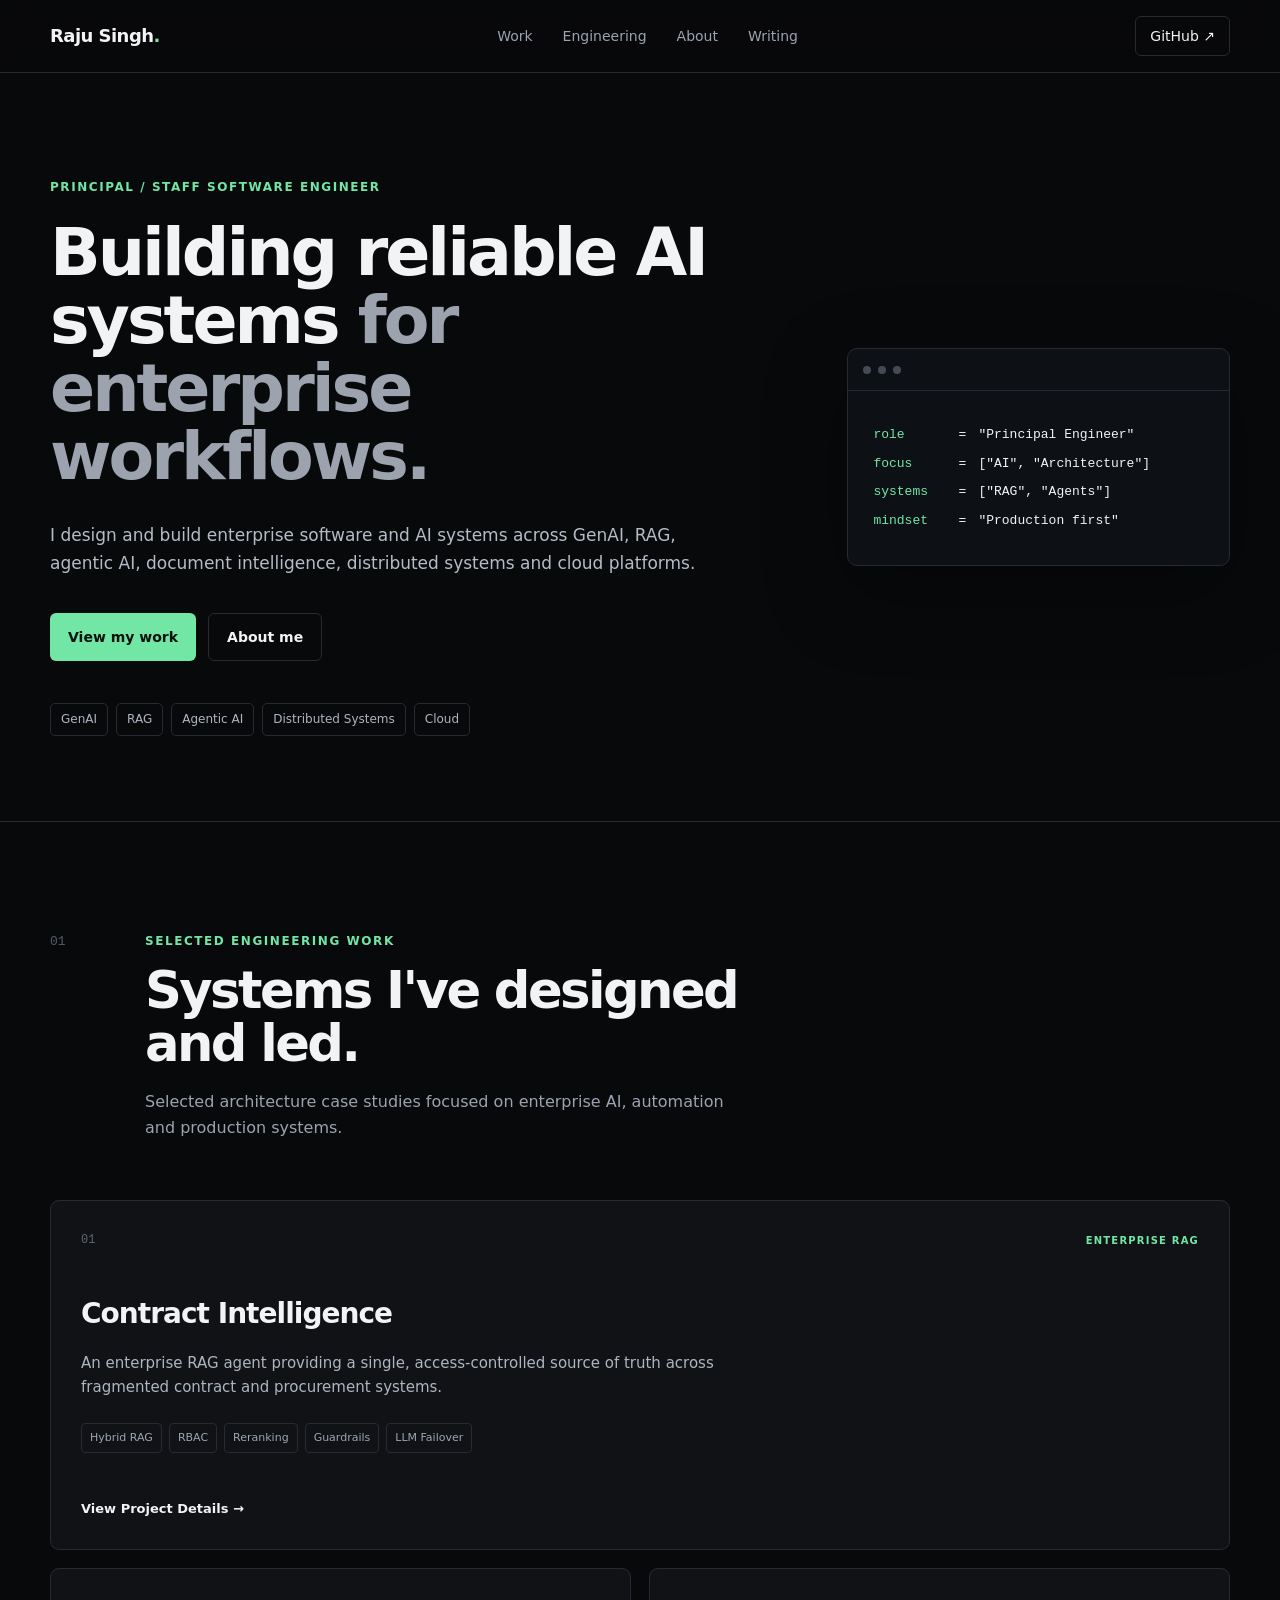
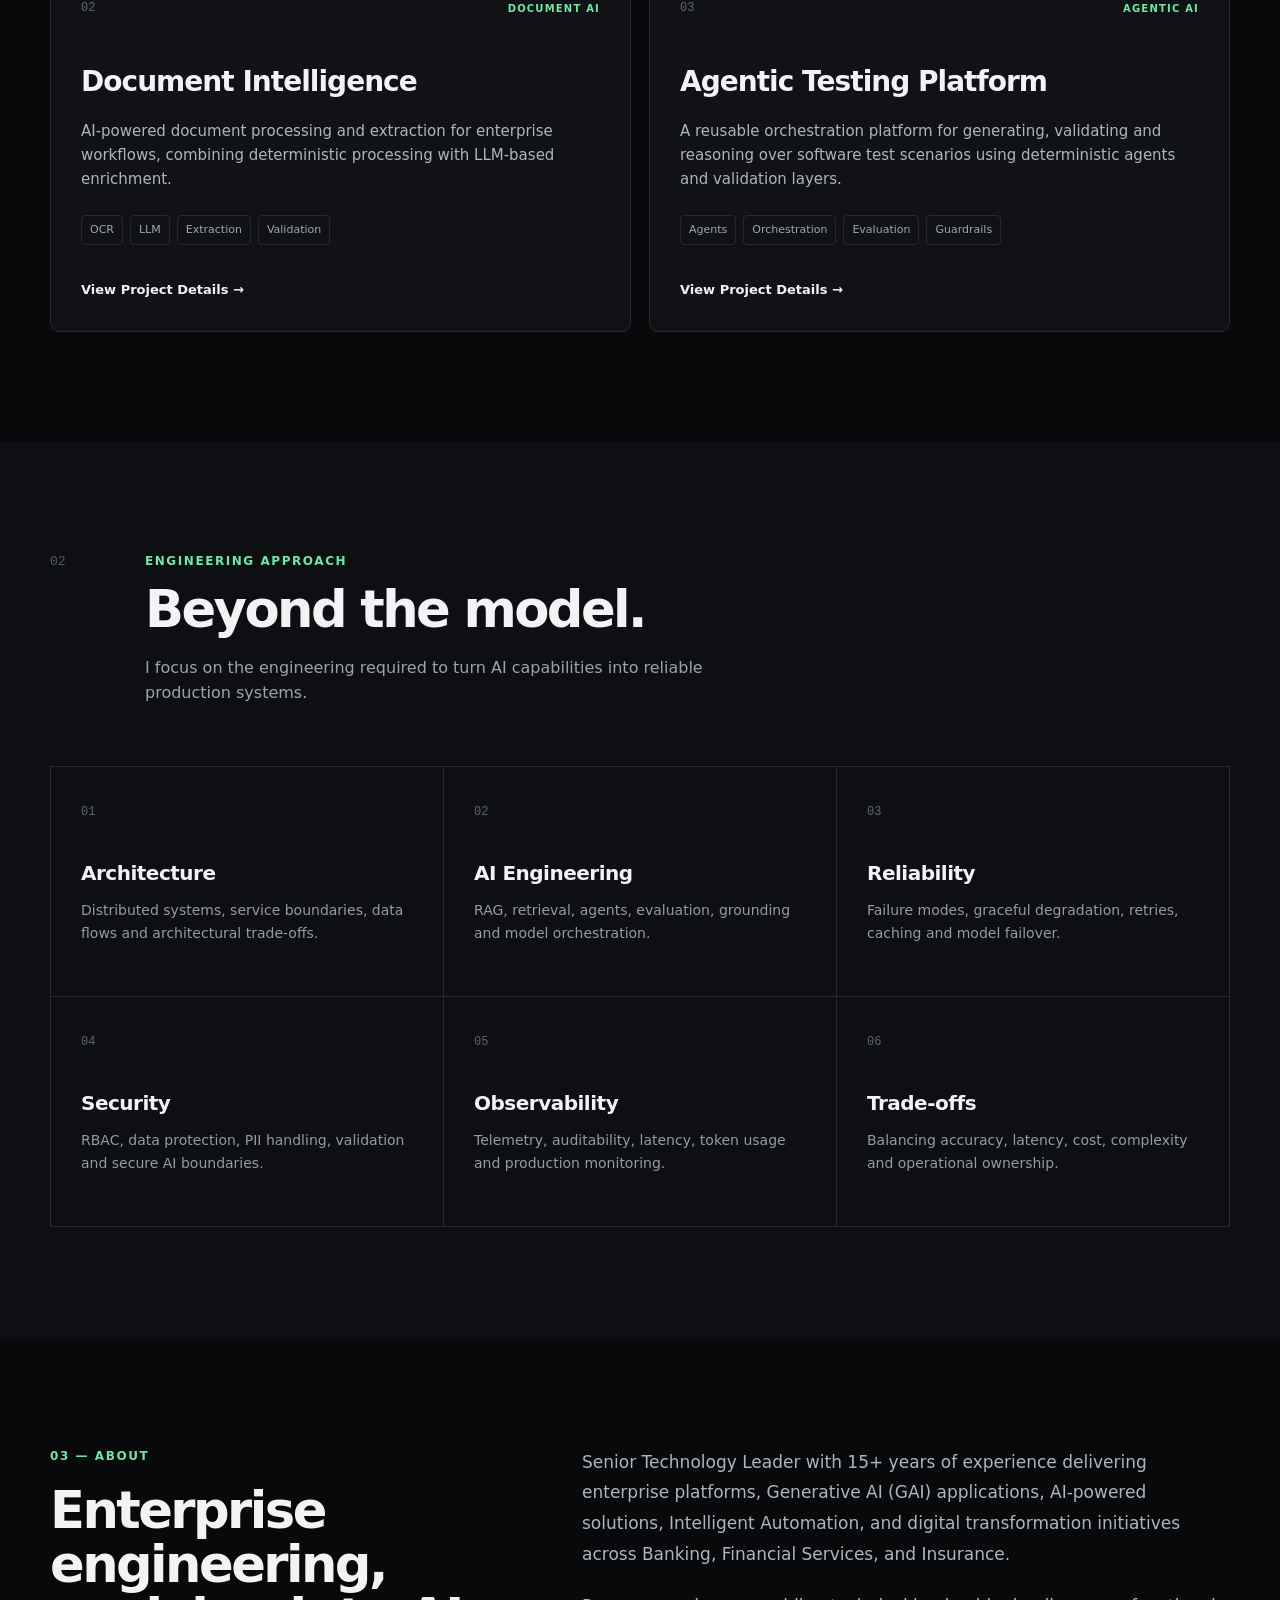
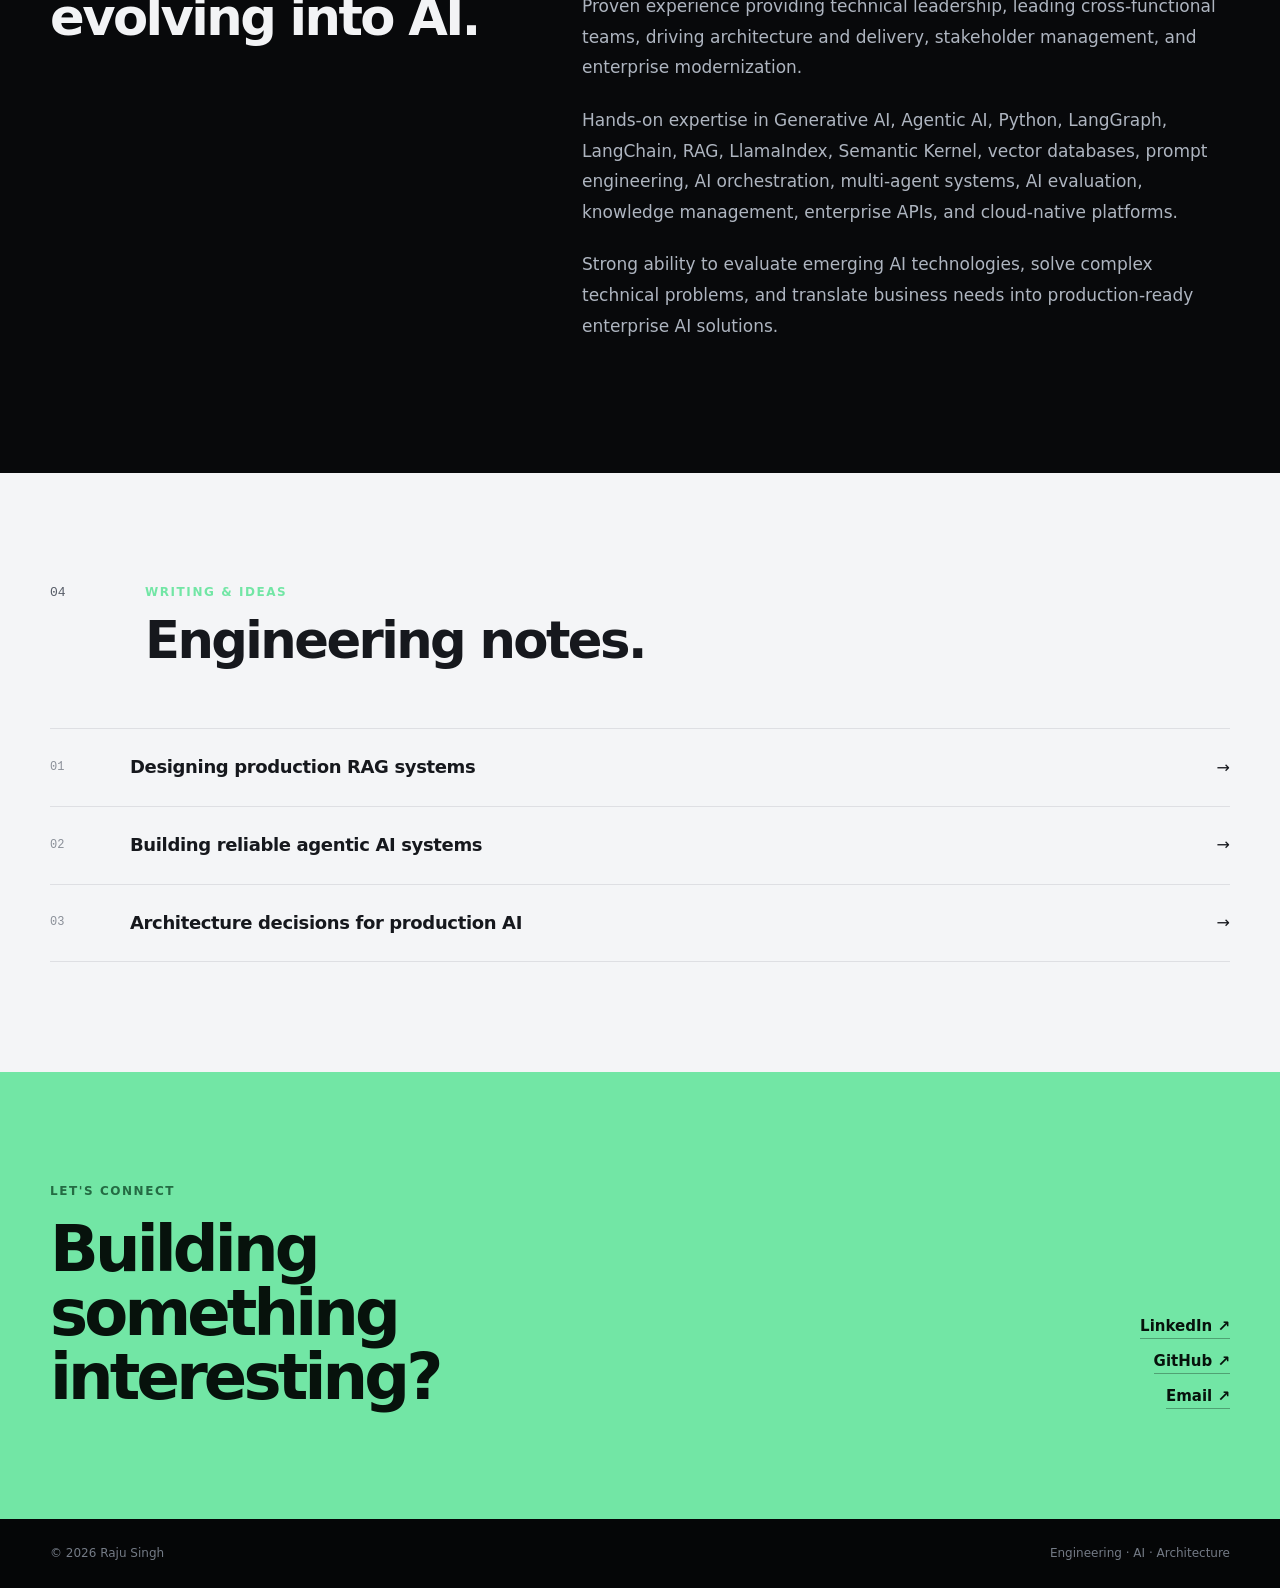
<file: index.html>
<!DOCTYPE html>
<html lang="en">
<head>
    <meta charset="UTF-8">
    <meta name="viewport" content="width=device-width, initial-scale=1.0">

    <title>Raju Singh | Principal / Staff Software Engineer</title>

    <meta
        name="description"
        content="Raju Singh — Principal / Staff Software Engineer focused on GenAI, RAG, Agentic AI, distributed systems and enterprise architecture."
    >

    <link rel="stylesheet" href="css/style.css">
</head>

<body>

<!-- ================= HEADER ================= -->

<header class="site-header">
    <div class="container nav">

        <a href="/" class="logo">
            Raju Singh<span>.</span>
        </a>

        <nav>
            <a href="#work">Work</a>
            <a href="#approach">Engineering</a>
            <a href="#about">About</a>
            <a href="#writing">Writing</a>
        </nav>

        <a
            href="https://github.com/rajuslaw"
            target="_blank"
            class="github-link"
        >
            GitHub ↗
        </a>

    </div>
</header>


<!-- ================= HERO ================= -->

<main>

<section class="hero">
    <div class="container hero-grid">

        <div class="hero-content">

            <div class="eyebrow">
                PRINCIPAL / STAFF SOFTWARE ENGINEER
            </div>

            <h1>
                Building reliable AI systems
                <span>for enterprise workflows.</span>
            </h1>

            <p class="hero-description">
                I design and build enterprise software and AI systems
                across GenAI, RAG, agentic AI, document intelligence,
                distributed systems and cloud platforms.
            </p>

            <div class="hero-actions">

                <a href="#work" class="button button-primary">
                    View my work
                </a>

                <a href="#about" class="button button-secondary">
                    About me
                </a>

            </div>

            <div class="technology-line">

                <span>GenAI</span>
                <span>RAG</span>
                <span>Agentic AI</span>
                <span>Distributed Systems</span>
                <span>Cloud</span>

            </div>

        </div>


        <div class="hero-card">

            <div class="terminal-header">
                <span></span>
                <span></span>
                <span></span>
            </div>

            <div class="terminal-body">

                <div class="terminal-line">
                    <span class="terminal-green">role</span>
                    <span>=</span>
                    <span>"Principal Engineer"</span>
                </div>

                <div class="terminal-line">
                    <span class="terminal-green">focus</span>
                    <span>=</span>
                    <span>["AI", "Architecture"]</span>
                </div>

                <div class="terminal-line">
                    <span class="terminal-green">systems</span>
                    <span>=</span>
                    <span>["RAG", "Agents"]</span>
                </div>

                <div class="terminal-line">
                    <span class="terminal-green">mindset</span>
                    <span>=</span>
                    <span>"Production first"</span>
                </div>

            </div>

        </div>

    </div>
</section>


<!-- ================= SELECTED WORK ================= -->

<section id="work" class="section">

    <div class="container">

        <div class="section-heading">

            <div class="section-number">
                01
            </div>

            <div>
                <div class="eyebrow">
                    SELECTED ENGINEERING WORK
                </div>

                <h2>
                    Systems I've designed
                    and led.
                </h2>

                <p>
                    Selected architecture case studies focused on
                    enterprise AI, automation and production systems.
                </p>
            </div>

        </div>


        <div class="project-grid">


            <!-- PROJECT 1 -->

            <article class="project-card project-featured">

                <div class="project-top">

                    <span class="project-number">
                        01
                    </span>

                    <span class="project-type">
                        ENTERPRISE RAG
                    </span>

                </div>

                <h3>
                    Contract Intelligence
                </h3>

                <p>
                    An enterprise RAG agent providing a single,
                    access-controlled source of truth across
                    fragmented contract and procurement systems.
                </p>

                <div class="project-tags">

                    <span>Hybrid RAG</span>
                    <span>RBAC</span>
                    <span>Reranking</span>
                    <span>Guardrails</span>
                    <span>LLM Failover</span>

                </div>

                <a
                    href="projects/contract-intelligence.html"
                    class="project-link"
                >
                    View Project Details →
                </a>

            </article>


            <!-- PROJECT 2 -->

            <article class="project-card">

                <div class="project-top">

                    <span class="project-number">
                        02
                    </span>

                    <span class="project-type">
                        DOCUMENT AI
                    </span>

                </div>

                <h3>
                    Document Intelligence
                </h3>

                <p>
                    AI-powered document processing and extraction
                    for enterprise workflows, combining deterministic
                    processing with LLM-based enrichment.
                </p>

                <div class="project-tags">

                    <span>OCR</span>
                    <span>LLM</span>
                    <span>Extraction</span>
                    <span>Validation</span>

                </div>

                <a
                    href="projects/document-intelligence.html"
                    class="project-link"
                >
                    View Project Details →
                </a>

            </article>


            <!-- PROJECT 3 -->

            <article class="project-card">

                <div class="project-top">

                    <span class="project-number">
                        03
                    </span>

                    <span class="project-type">
                        AGENTIC AI
                    </span>

                </div>

                <h3>
                    Agentic Testing Platform
                </h3>

                <p>
                    A reusable orchestration platform for generating,
                    validating and reasoning over software test scenarios
                    using deterministic agents and validation layers.
                </p>

                <div class="project-tags">

                    <span>Agents</span>
                    <span>Orchestration</span>
                    <span>Evaluation</span>
                    <span>Guardrails</span>

                </div>

                <a
                    href="projects/agentic-testing.html"
                    class="project-link"
                >
                    View Project Details →
                </a>

            </article>

        </div>

    </div>

</section>


<!-- ================= ENGINEERING APPROACH ================= -->

<section id="approach" class="section section-dark">

    <div class="container">

        <div class="section-heading">

            <div class="section-number">
                02
            </div>

            <div>

                <div class="eyebrow">
                    ENGINEERING APPROACH
                </div>

                <h2>
                    Beyond the model.
                </h2>

                <p>
                    I focus on the engineering required to turn
                    AI capabilities into reliable production systems.
                </p>

            </div>

        </div>


        <div class="principles-grid">

            <div class="principle">
                <span>01</span>
                <h3>Architecture</h3>
                <p>
                    Distributed systems, service boundaries,
                    data flows and architectural trade-offs.
                </p>
            </div>

            <div class="principle">
                <span>02</span>
                <h3>AI Engineering</h3>
                <p>
                    RAG, retrieval, agents, evaluation,
                    grounding and model orchestration.
                </p>
            </div>

            <div class="principle">
                <span>03</span>
                <h3>Reliability</h3>
                <p>
                    Failure modes, graceful degradation,
                    retries, caching and model failover.
                </p>
            </div>

            <div class="principle">
                <span>04</span>
                <h3>Security</h3>
                <p>
                    RBAC, data protection, PII handling,
                    validation and secure AI boundaries.
                </p>
            </div>

            <div class="principle">
                <span>05</span>
                <h3>Observability</h3>
                <p>
                    Telemetry, auditability, latency,
                    token usage and production monitoring.
                </p>
            </div>

            <div class="principle">
                <span>06</span>
                <h3>Trade-offs</h3>
                <p>
                    Balancing accuracy, latency, cost,
                    complexity and operational ownership.
                </p>
            </div>

        </div>

    </div>

</section>


<!-- ================= ABOUT ================= -->

<section id="about" class="section">

    <div class="container about-grid">

        <div>

            <div class="eyebrow">
                03 — ABOUT
            </div>

            <h2>
                Enterprise engineering,
                evolving into AI.
            </h2>

        </div>

        <div class="about-content">

            <p>
                Senior Technology Leader with 15+ years of experience
                delivering enterprise platforms, Generative AI (GAI)
                applications, AI-powered solutions, Intelligent
                Automation, and digital transformation initiatives
                across Banking, Financial Services, and Insurance.
            </p>

            <p>
                Proven experience providing technical leadership,
                leading cross-functional teams, driving architecture
                and delivery, stakeholder management, and enterprise
                modernization.
            </p>

            <p>
                Hands-on expertise in Generative AI, Agentic AI, Python,
                LangGraph, LangChain, RAG, LlamaIndex, Semantic Kernel,
                vector databases, prompt engineering, AI orchestration,
                multi-agent systems, AI evaluation, knowledge management,
                enterprise APIs, and cloud-native platforms.
            </p>

            <p>
                Strong ability to evaluate emerging AI technologies,
                solve complex technical problems, and translate business
                needs into production-ready enterprise AI solutions.
            </p>

        </div>

    </div>

</section>


<!-- ================= WRITING ================= -->

<section id="writing" class="section section-light">

    <div class="container">

        <div class="section-heading">

            <div class="section-number">
                04
            </div>

            <div>

                <div class="eyebrow">
                    WRITING & IDEAS
                </div>

                <h2>
                    Engineering notes.
                </h2>

            </div>

        </div>


        <div class="writing-list">

            <a href="writing/rag.html" class="writing-item">

                <span>
                    01
                </span>

                <strong>
                    Designing production RAG systems
                </strong>

                <span class="arrow">
                    →
                </span>

            </a>


            <a href="writing/agents.html" class="writing-item">

                <span>
                    02
                </span>

                <strong>
                    Building reliable agentic AI systems
                </strong>

                <span class="arrow">
                    →
                </span>

            </a>


            <a href="writing/architecture.html" class="writing-item">

                <span>
                    03
                </span>

                <strong>
                    Architecture decisions for production AI
                </strong>

                <span class="arrow">
                    →
                </span>

            </a>

        </div>

    </div>

</section>


<!-- ================= CONTACT ================= -->

<section class="contact">

    <div class="container">

        <div class="contact-inner">

            <div>

                <div class="eyebrow">
                    LET'S CONNECT
                </div>

                <h2>
                    Building something
                    interesting?
                </h2>

            </div>

            <div class="contact-links">

                <a
                    href="https://www.linkedin.com/"
                    target="_blank"
                >
                    LinkedIn ↗
                </a>

                <a
                    href="https://github.com/rajuslaw"
                    target="_blank"
                >
                    GitHub ↗
                </a>

                <a href="mailto:your-email@example.com">
                    Email ↗
                </a>

            </div>

        </div>

    </div>

</section>

</main>


<!-- ================= FOOTER ================= -->

<footer>

    <div class="container footer-inner">

        <span>
            © 2026 Raju Singh
        </span>

        <span>
            Engineering · AI · Architecture
        </span>

    </div>

</footer>


</body>
</html>
</file>
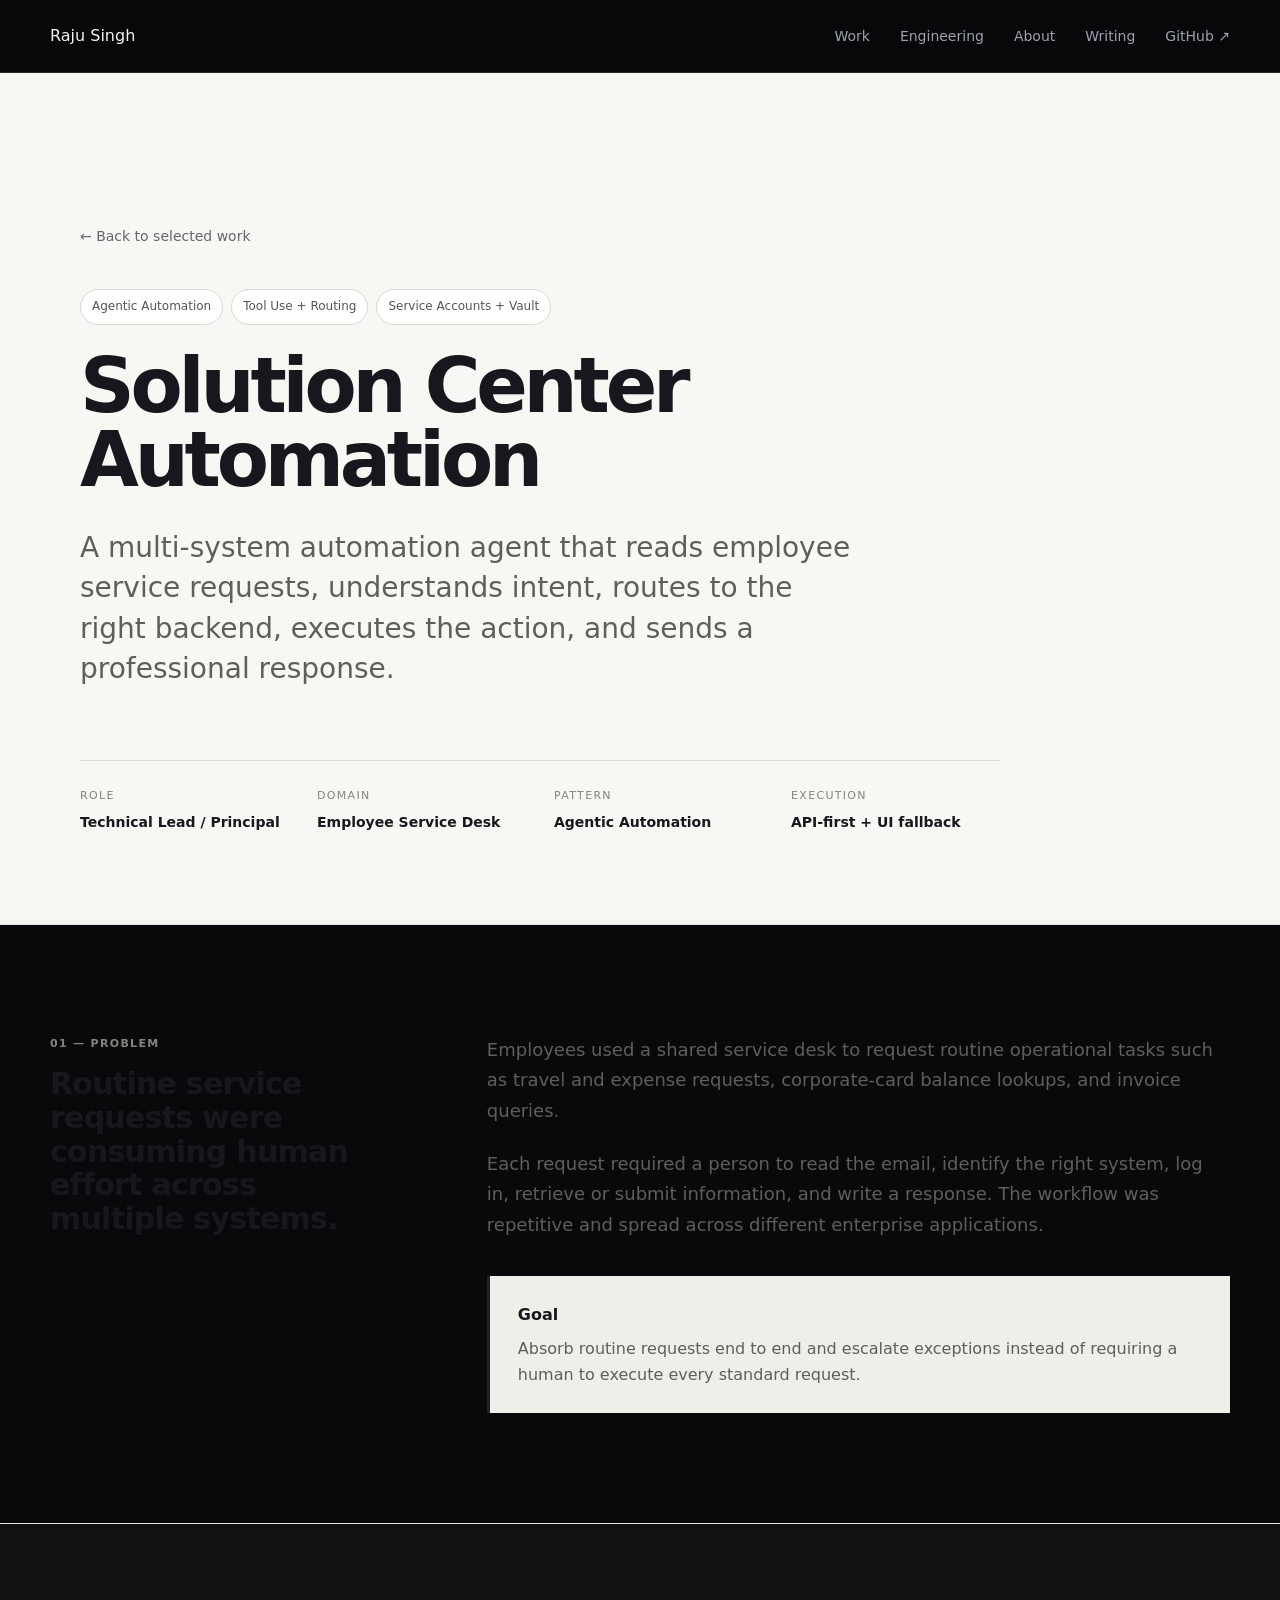
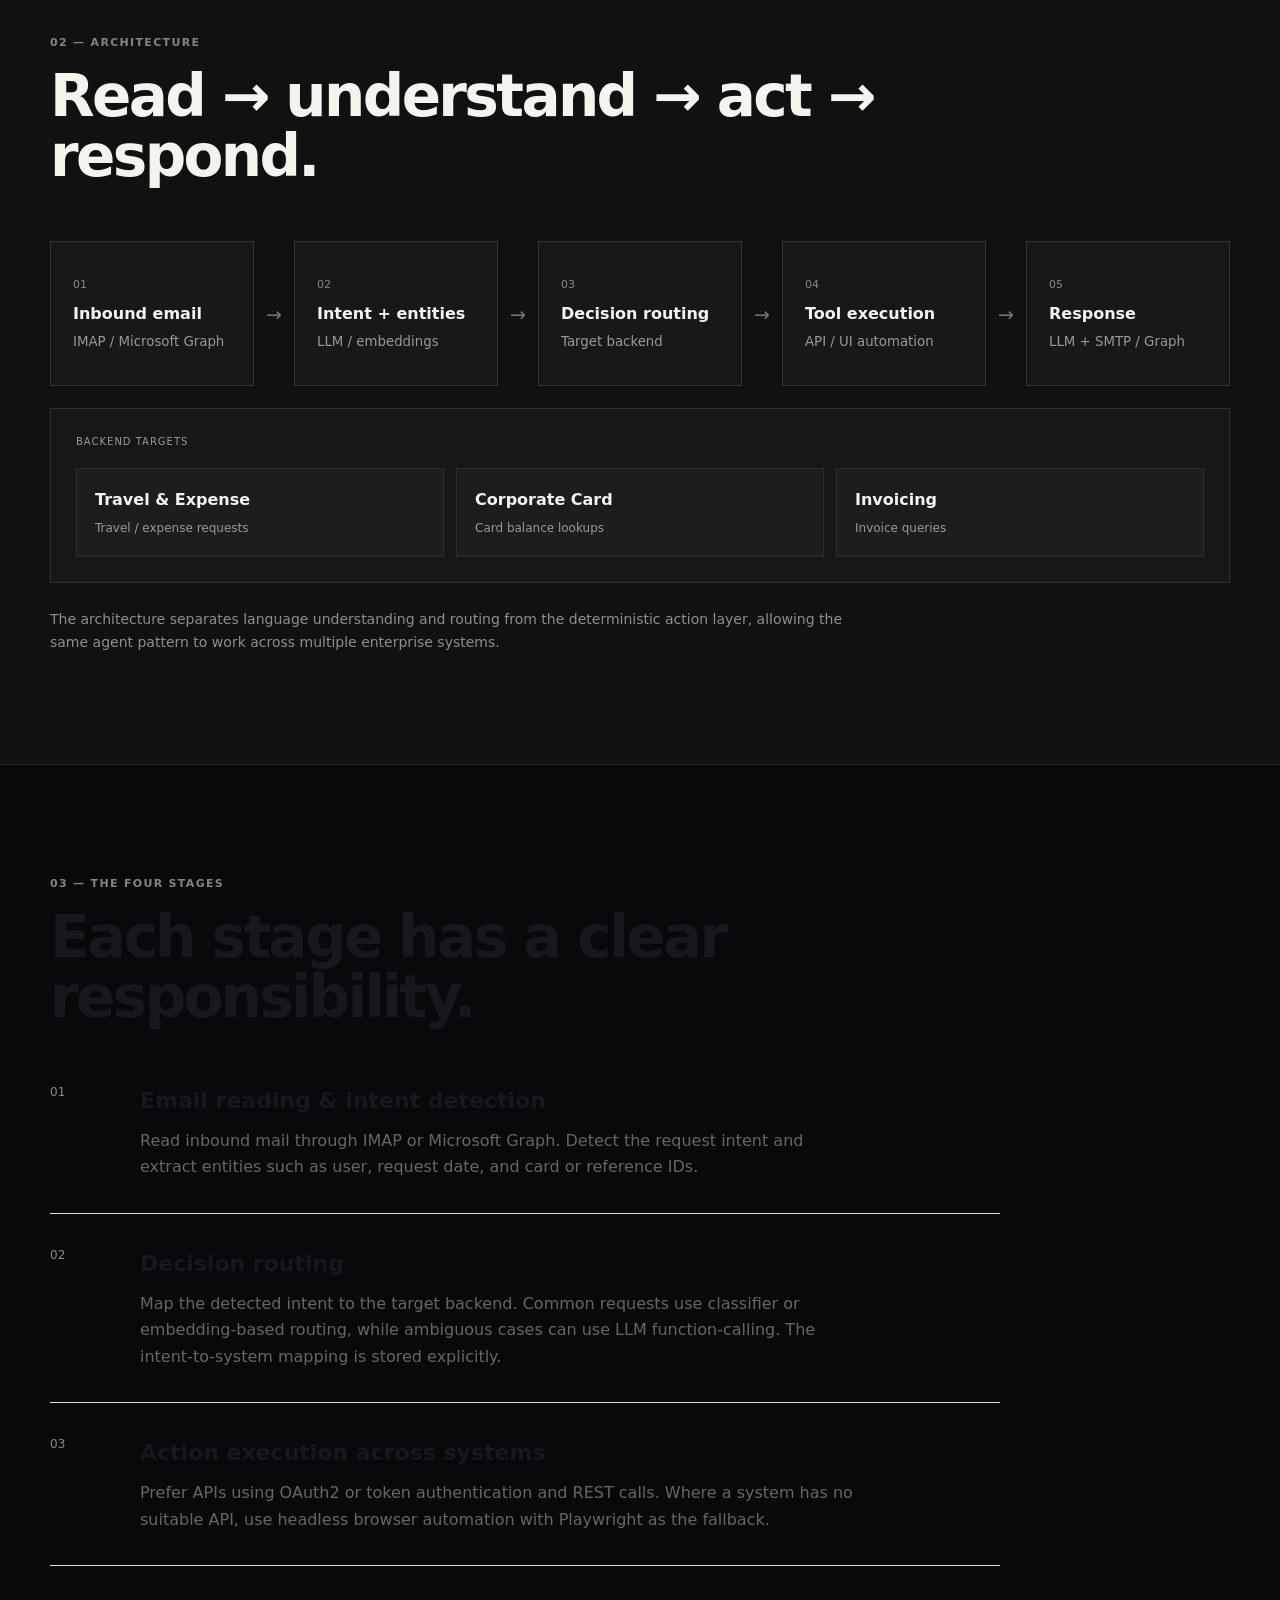
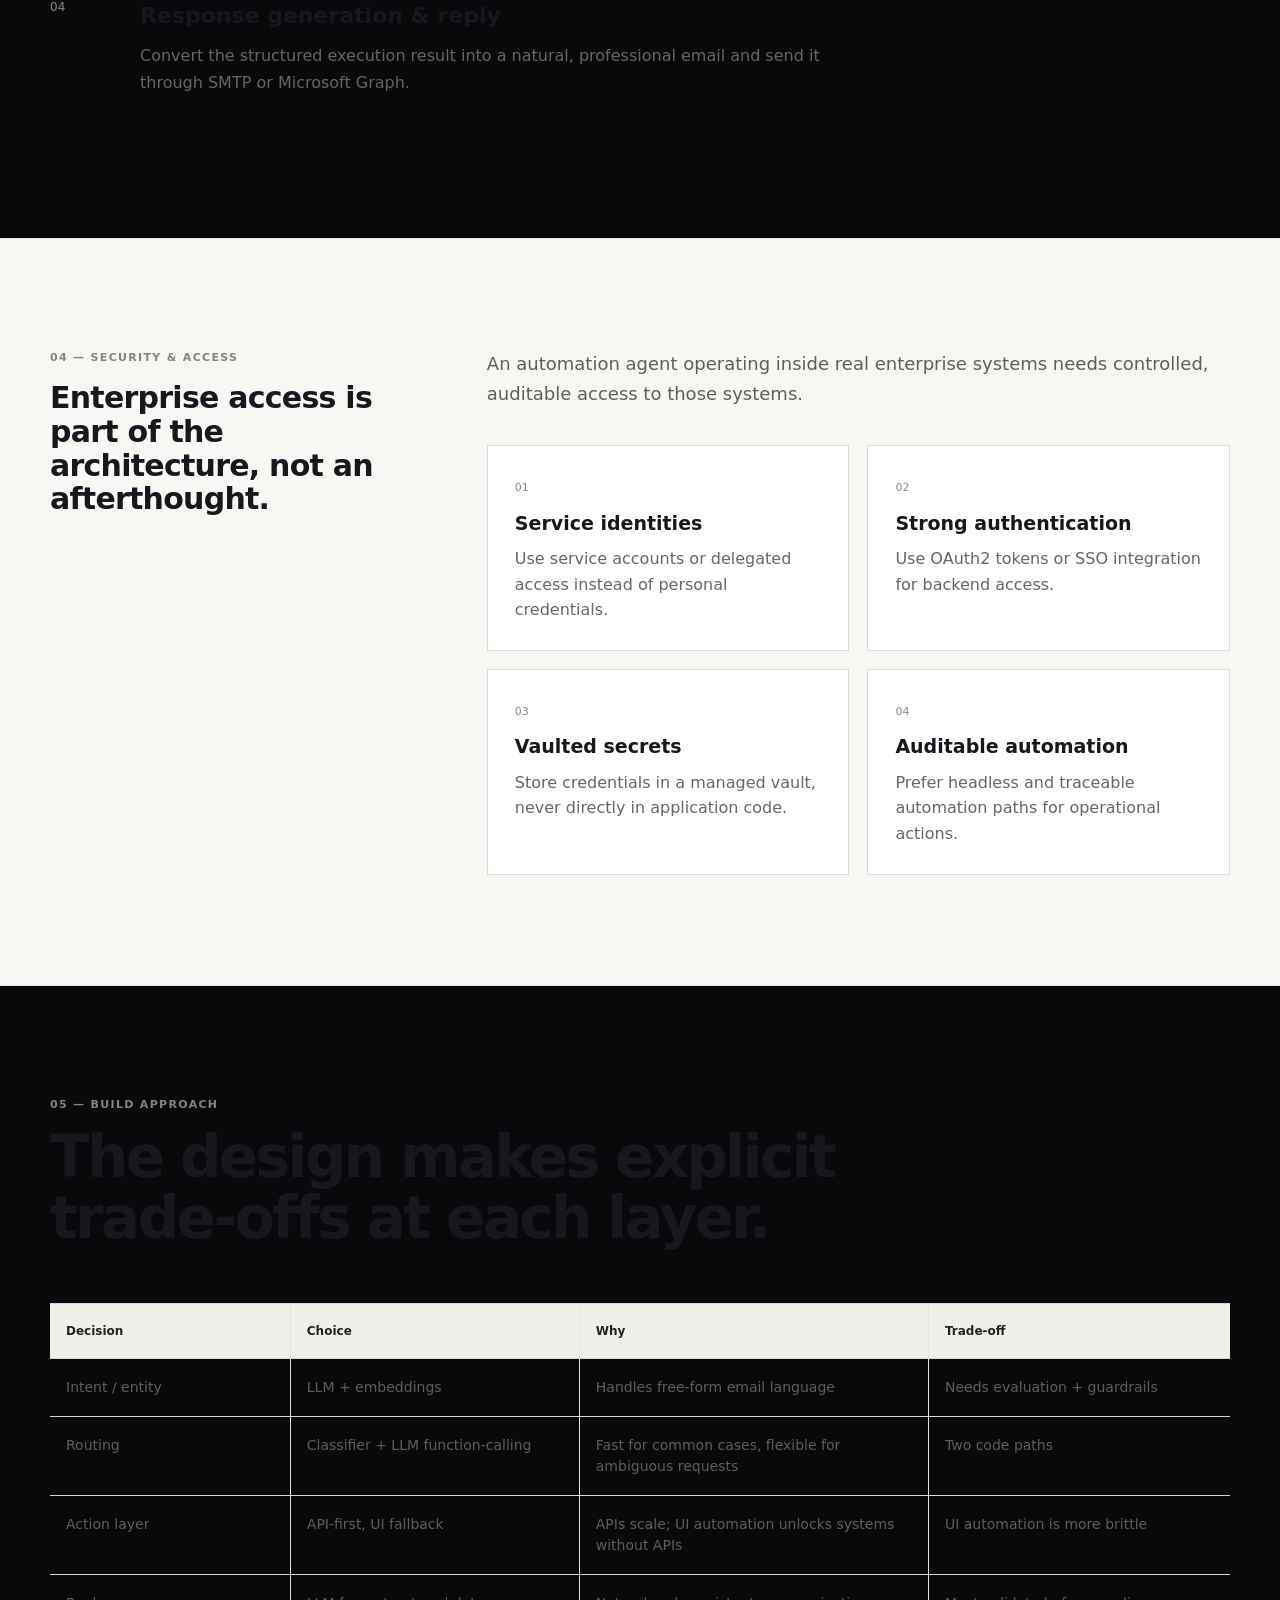
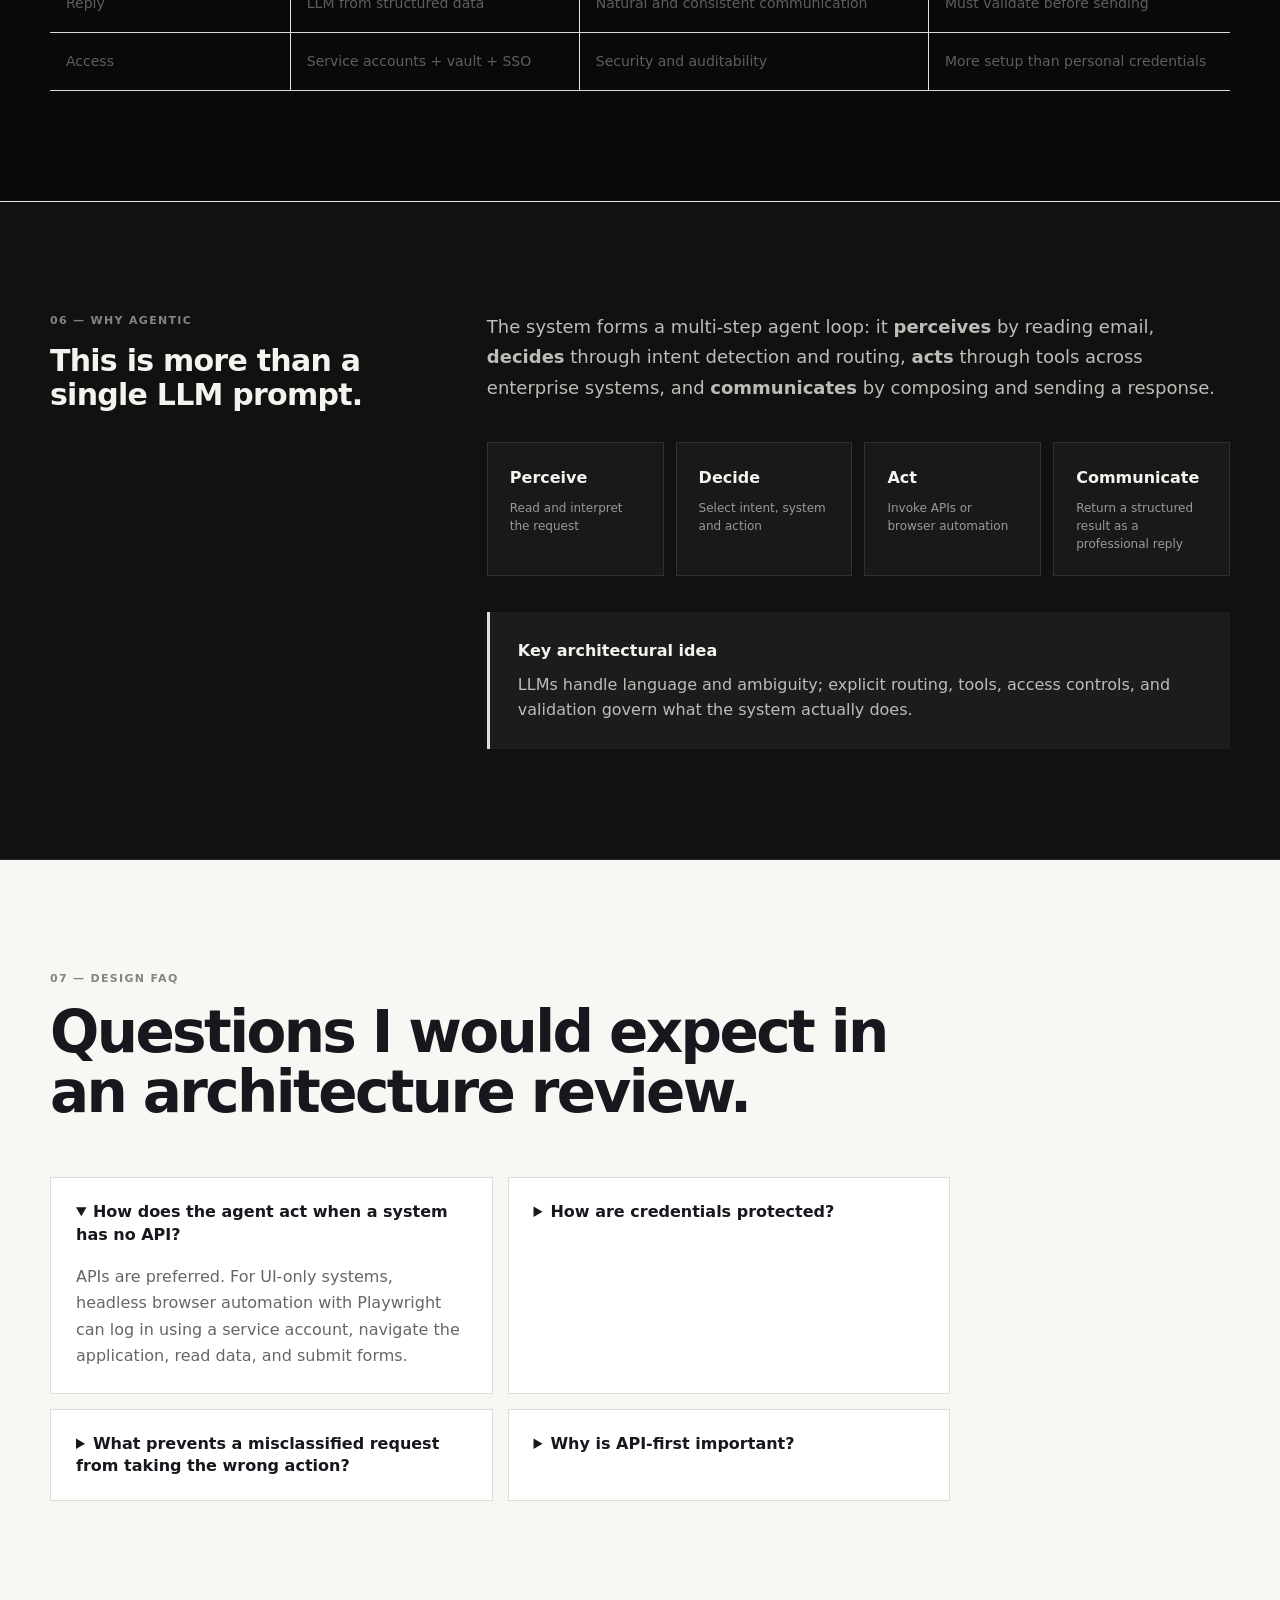
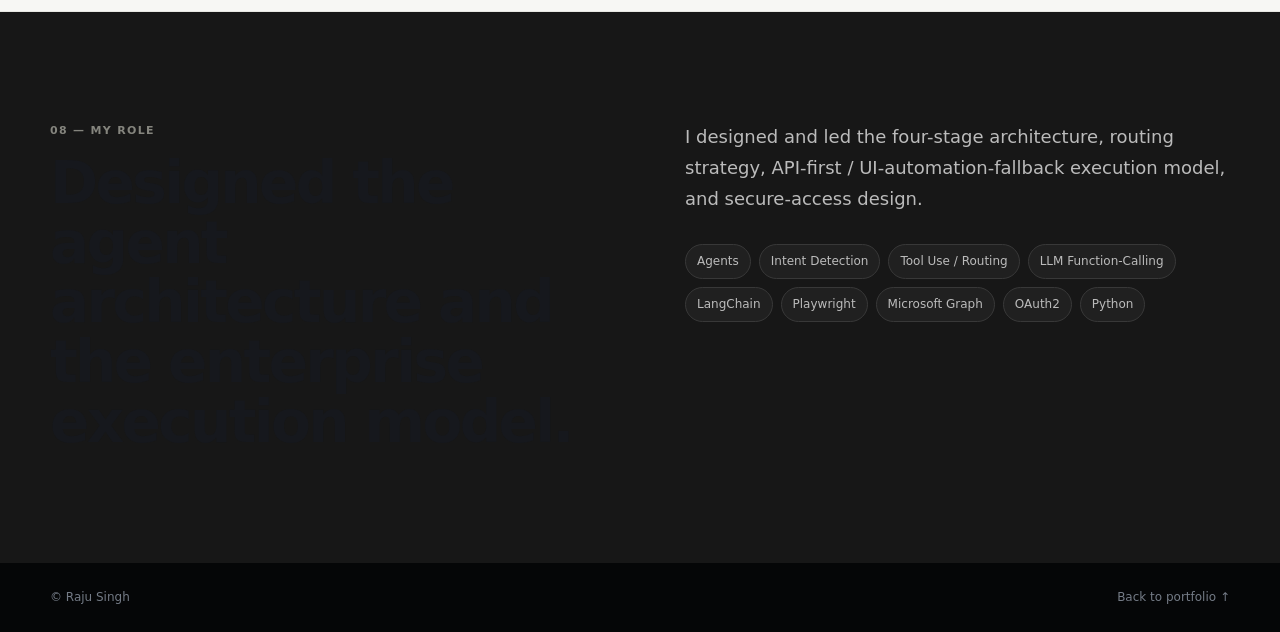
<file: projects/agentic-testing.html>
<!DOCTYPE html>
<html lang="en">
<head>
  <meta charset="UTF-8">
  <meta name="viewport" content="width=device-width, initial-scale=1.0">
  <title>Solution Center Automation | Raju Singh</title>
  <meta name="description" content="Case study: a multi-system agentic automation platform for employee service desk requests.">
  <link rel="stylesheet" href="../css/style.css">
  <link rel="stylesheet" href="agentic-testing.css">
</head>

<body>
  <header class="site-header">
    <div class="container nav">
      <a class="brand" href="../index.html">Raju Singh</a>
      <nav>
        <a href="../index.html#work">Work</a>
        <a href="../index.html#engineering">Engineering</a>
        <a href="../index.html#about">About</a>
        <a href="../index.html#writing">Writing</a>
        <a href="https://github.com/rajuslaw" target="_blank" rel="noopener">GitHub ↗</a>
      </nav>
    </div>
  </header>

  <main>
    <section class="case-hero">
      <div class="container case-hero-inner">
        <a class="back-link" href="../index.html#work">← Back to selected work</a>

        <div class="case-badges">
          <span>Agentic Automation</span>
          <span>Tool Use + Routing</span>
          <span>Service Accounts + Vault</span>
        </div>

        <h1>Solution Center Automation</h1>
        <p class="case-lead">
          A multi-system automation agent that reads employee service requests,
          understands intent, routes to the right backend, executes the action,
          and sends a professional response.
        </p>

        <div class="case-meta">
          <div>
            <span>Role</span>
            <strong>Technical Lead / Principal</strong>
          </div>
          <div>
            <span>Domain</span>
            <strong>Employee Service Desk</strong>
          </div>
          <div>
            <span>Pattern</span>
            <strong>Agentic Automation</strong>
          </div>
          <div>
            <span>Execution</span>
            <strong>API-first + UI fallback</strong>
          </div>
        </div>
      </div>
    </section>

    <section class="case-section">
      <div class="container case-grid">
        <aside class="case-sidebar">
          <p class="eyebrow">01 — Problem</p>
          <h2>Routine service requests were consuming human effort across multiple systems.</h2>
        </aside>

        <div class="case-content">
          <p>
            Employees used a shared service desk to request routine operational tasks
            such as travel and expense requests, corporate-card balance lookups, and
            invoice queries.
          </p>
          <p>
            Each request required a person to read the email, identify the right system,
            log in, retrieve or submit information, and write a response. The workflow
            was repetitive and spread across different enterprise applications.
          </p>

          <div class="callout">
            <strong>Goal</strong>
            <p>
              Absorb routine requests end to end and escalate exceptions instead of
              requiring a human to execute every standard request.
            </p>
          </div>
        </div>
      </div>
    </section>

    <section class="case-section case-dark">
      <div class="container">
        <p class="eyebrow">02 — Architecture</p>
        <h2 class="section-title">Read → understand → act → respond.</h2>

        <div class="agent-flow">
          <div class="agent-node">
            <span>01</span>
            <strong>Inbound email</strong>
            <small>IMAP / Microsoft Graph</small>
          </div>
          <div class="agent-arrow">→</div>
          <div class="agent-node">
            <span>02</span>
            <strong>Intent + entities</strong>
            <small>LLM / embeddings</small>
          </div>
          <div class="agent-arrow">→</div>
          <div class="agent-node">
            <span>03</span>
            <strong>Decision routing</strong>
            <small>Target backend</small>
          </div>
          <div class="agent-arrow">→</div>
          <div class="agent-node">
            <span>04</span>
            <strong>Tool execution</strong>
            <small>API / UI automation</small>
          </div>
          <div class="agent-arrow">→</div>
          <div class="agent-node">
            <span>05</span>
            <strong>Response</strong>
            <small>LLM + SMTP / Graph</small>
          </div>
        </div>

        <div class="system-map">
          <div class="system-map-title">Backend targets</div>
          <div class="system-grid">
            <div>
              <strong>Travel &amp; Expense</strong>
              <span>Travel / expense requests</span>
            </div>
            <div>
              <strong>Corporate Card</strong>
              <span>Card balance lookups</span>
            </div>
            <div>
              <strong>Invoicing</strong>
              <span>Invoice queries</span>
            </div>
          </div>
        </div>

        <p class="dark-note">
          The architecture separates language understanding and routing from the
          deterministic action layer, allowing the same agent pattern to work across
          multiple enterprise systems.
        </p>
      </div>
    </section>

    <section class="case-section">
      <div class="container">
        <p class="eyebrow">03 — The Four Stages</p>
        <h2 class="section-title">Each stage has a clear responsibility.</h2>

        <div class="stage-list">
          <article class="stage">
            <div class="stage-number">01</div>
            <div>
              <h3>Email reading &amp; intent detection</h3>
              <p>
                Read inbound mail through IMAP or Microsoft Graph. Detect the request
                intent and extract entities such as user, request date, and card or
                reference IDs.
              </p>
            </div>
          </article>

          <article class="stage">
            <div class="stage-number">02</div>
            <div>
              <h3>Decision routing</h3>
              <p>
                Map the detected intent to the target backend. Common requests use
                classifier or embedding-based routing, while ambiguous cases can use
                LLM function-calling. The intent-to-system mapping is stored explicitly.
              </p>
            </div>
          </article>

          <article class="stage">
            <div class="stage-number">03</div>
            <div>
              <h3>Action execution across systems</h3>
              <p>
                Prefer APIs using OAuth2 or token authentication and REST calls.
                Where a system has no suitable API, use headless browser automation
                with Playwright as the fallback.
              </p>
            </div>
          </article>

          <article class="stage">
            <div class="stage-number">04</div>
            <div>
              <h3>Response generation &amp; reply</h3>
              <p>
                Convert the structured execution result into a natural, professional
                email and send it through SMTP or Microsoft Graph.
              </p>
            </div>
          </article>
        </div>
      </div>
    </section>

    <section class="case-section case-light">
      <div class="container case-grid">
        <aside class="case-sidebar">
          <p class="eyebrow">04 — Security &amp; Access</p>
          <h2>Enterprise access is part of the architecture, not an afterthought.</h2>
        </aside>

        <div class="case-content">
          <p>
            An automation agent operating inside real enterprise systems needs
            controlled, auditable access to those systems.
          </p>

          <div class="security-grid">
            <div>
              <span>01</span>
              <h3>Service identities</h3>
              <p>Use service accounts or delegated access instead of personal credentials.</p>
            </div>
            <div>
              <span>02</span>
              <h3>Strong authentication</h3>
              <p>Use OAuth2 tokens or SSO integration for backend access.</p>
            </div>
            <div>
              <span>03</span>
              <h3>Vaulted secrets</h3>
              <p>Store credentials in a managed vault, never directly in application code.</p>
            </div>
            <div>
              <span>04</span>
              <h3>Auditable automation</h3>
              <p>Prefer headless and traceable automation paths for operational actions.</p>
            </div>
          </div>
        </div>
      </div>
    </section>

    <section class="case-section">
      <div class="container">
        <p class="eyebrow">05 — Build Approach</p>
        <h2 class="section-title">The design makes explicit trade-offs at each layer.</h2>

        <div class="decision-table">
          <div class="decision-row header">
            <div>Decision</div>
            <div>Choice</div>
            <div>Why</div>
            <div>Trade-off</div>
          </div>

          <div class="decision-row">
            <div>Intent / entity</div>
            <div>LLM + embeddings</div>
            <div>Handles free-form email language</div>
            <div>Needs evaluation + guardrails</div>
          </div>

          <div class="decision-row">
            <div>Routing</div>
            <div>Classifier + LLM function-calling</div>
            <div>Fast for common cases, flexible for ambiguous requests</div>
            <div>Two code paths</div>
          </div>

          <div class="decision-row">
            <div>Action layer</div>
            <div>API-first, UI fallback</div>
            <div>APIs scale; UI automation unlocks systems without APIs</div>
            <div>UI automation is more brittle</div>
          </div>

          <div class="decision-row">
            <div>Reply</div>
            <div>LLM from structured data</div>
            <div>Natural and consistent communication</div>
            <div>Must validate before sending</div>
          </div>

          <div class="decision-row">
            <div>Access</div>
            <div>Service accounts + vault + SSO</div>
            <div>Security and auditability</div>
            <div>More setup than personal credentials</div>
          </div>
        </div>
      </div>
    </section>

    <section class="case-section case-dark">
      <div class="container case-grid">
        <aside class="case-sidebar">
          <p class="eyebrow">06 — Why Agentic</p>
          <h2>This is more than a single LLM prompt.</h2>
        </aside>

        <div class="case-content">
          <p>
            The system forms a multi-step agent loop: it <strong>perceives</strong>
            by reading email, <strong>decides</strong> through intent detection and
            routing, <strong>acts</strong> through tools across enterprise systems,
            and <strong>communicates</strong> by composing and sending a response.
          </p>

          <div class="agent-principles">
            <div>
              <strong>Perceive</strong>
              <span>Read and interpret the request</span>
            </div>
            <div>
              <strong>Decide</strong>
              <span>Select intent, system and action</span>
            </div>
            <div>
              <strong>Act</strong>
              <span>Invoke APIs or browser automation</span>
            </div>
            <div>
              <strong>Communicate</strong>
              <span>Return a structured result as a professional reply</span>
            </div>
          </div>

          <div class="callout dark-callout">
            <strong>Key architectural idea</strong>
            <p>
              LLMs handle language and ambiguity; explicit routing, tools,
              access controls, and validation govern what the system actually does.
            </p>
          </div>
        </div>
      </div>
    </section>

    <section class="case-section case-light">
      <div class="container">
        <p class="eyebrow">07 — Design FAQ</p>
        <h2 class="section-title">Questions I would expect in an architecture review.</h2>

        <div class="faq-grid">
          <details open>
            <summary>How does the agent act when a system has no API?</summary>
            <p>
              APIs are preferred. For UI-only systems, headless browser automation
              with Playwright can log in using a service account, navigate the
              application, read data, and submit forms.
            </p>
          </details>

          <details>
            <summary>How are credentials protected?</summary>
            <p>
              Service accounts or delegated access are used with OAuth2 or SSO,
              while secrets are stored in a managed vault rather than in code.
            </p>
          </details>

          <details>
            <summary>What prevents a misclassified request from taking the wrong action?</summary>
            <p>
              Routing combines fast classification with LLM function-calling for
              ambiguous cases. Responses are validated before sending, and low-confidence
              or exceptional requests are escalated instead of being actioned blindly.
            </p>
          </details>

          <details>
            <summary>Why is API-first important?</summary>
            <p>
              APIs provide a more scalable and robust execution path. UI automation
              is useful when no API exists, but it is more brittle and harder to maintain.
            </p>
          </details>
        </div>
      </div>
    </section>

    <section class="case-section role-section">
      <div class="container role-inner">
        <div>
          <p class="eyebrow">08 — My Role</p>
          <h2>Designed the agent architecture and the enterprise execution model.</h2>
        </div>

        <div class="role-copy">
          <p>
            I designed and led the four-stage architecture, routing strategy,
            API-first / UI-automation-fallback execution model, and secure-access design.
          </p>

          <div class="stack">
            <span>Agents</span>
            <span>Intent Detection</span>
            <span>Tool Use / Routing</span>
            <span>LLM Function-Calling</span>
            <span>LangChain</span>
            <span>Playwright</span>
            <span>Microsoft Graph</span>
            <span>OAuth2</span>
            <span>Python</span>
          </div>
        </div>
      </div>
    </section>
  </main>

  <footer class="site-footer">
    <div class="container footer-inner">
      <span>© Raju Singh</span>
      <a href="../index.html">Back to portfolio ↑</a>
    </div>
  </footer>
</body>
</html>
</file>
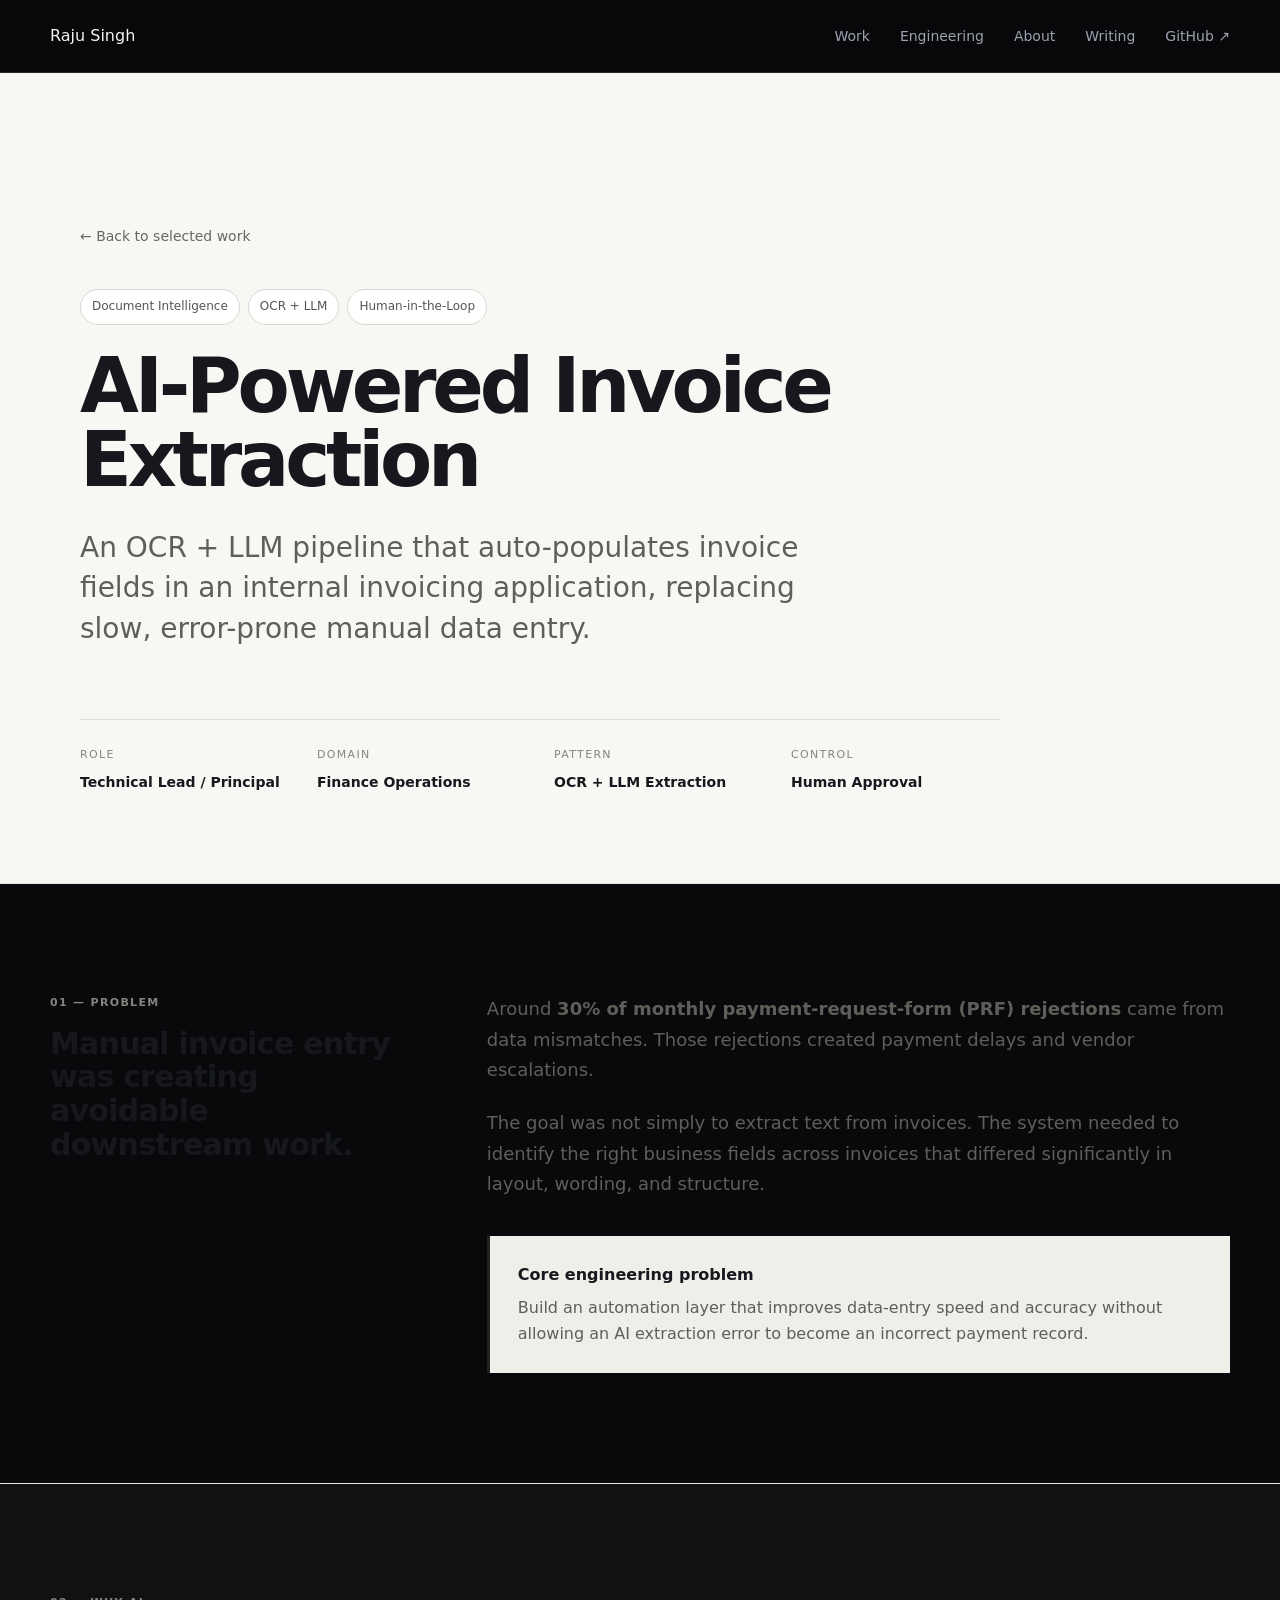
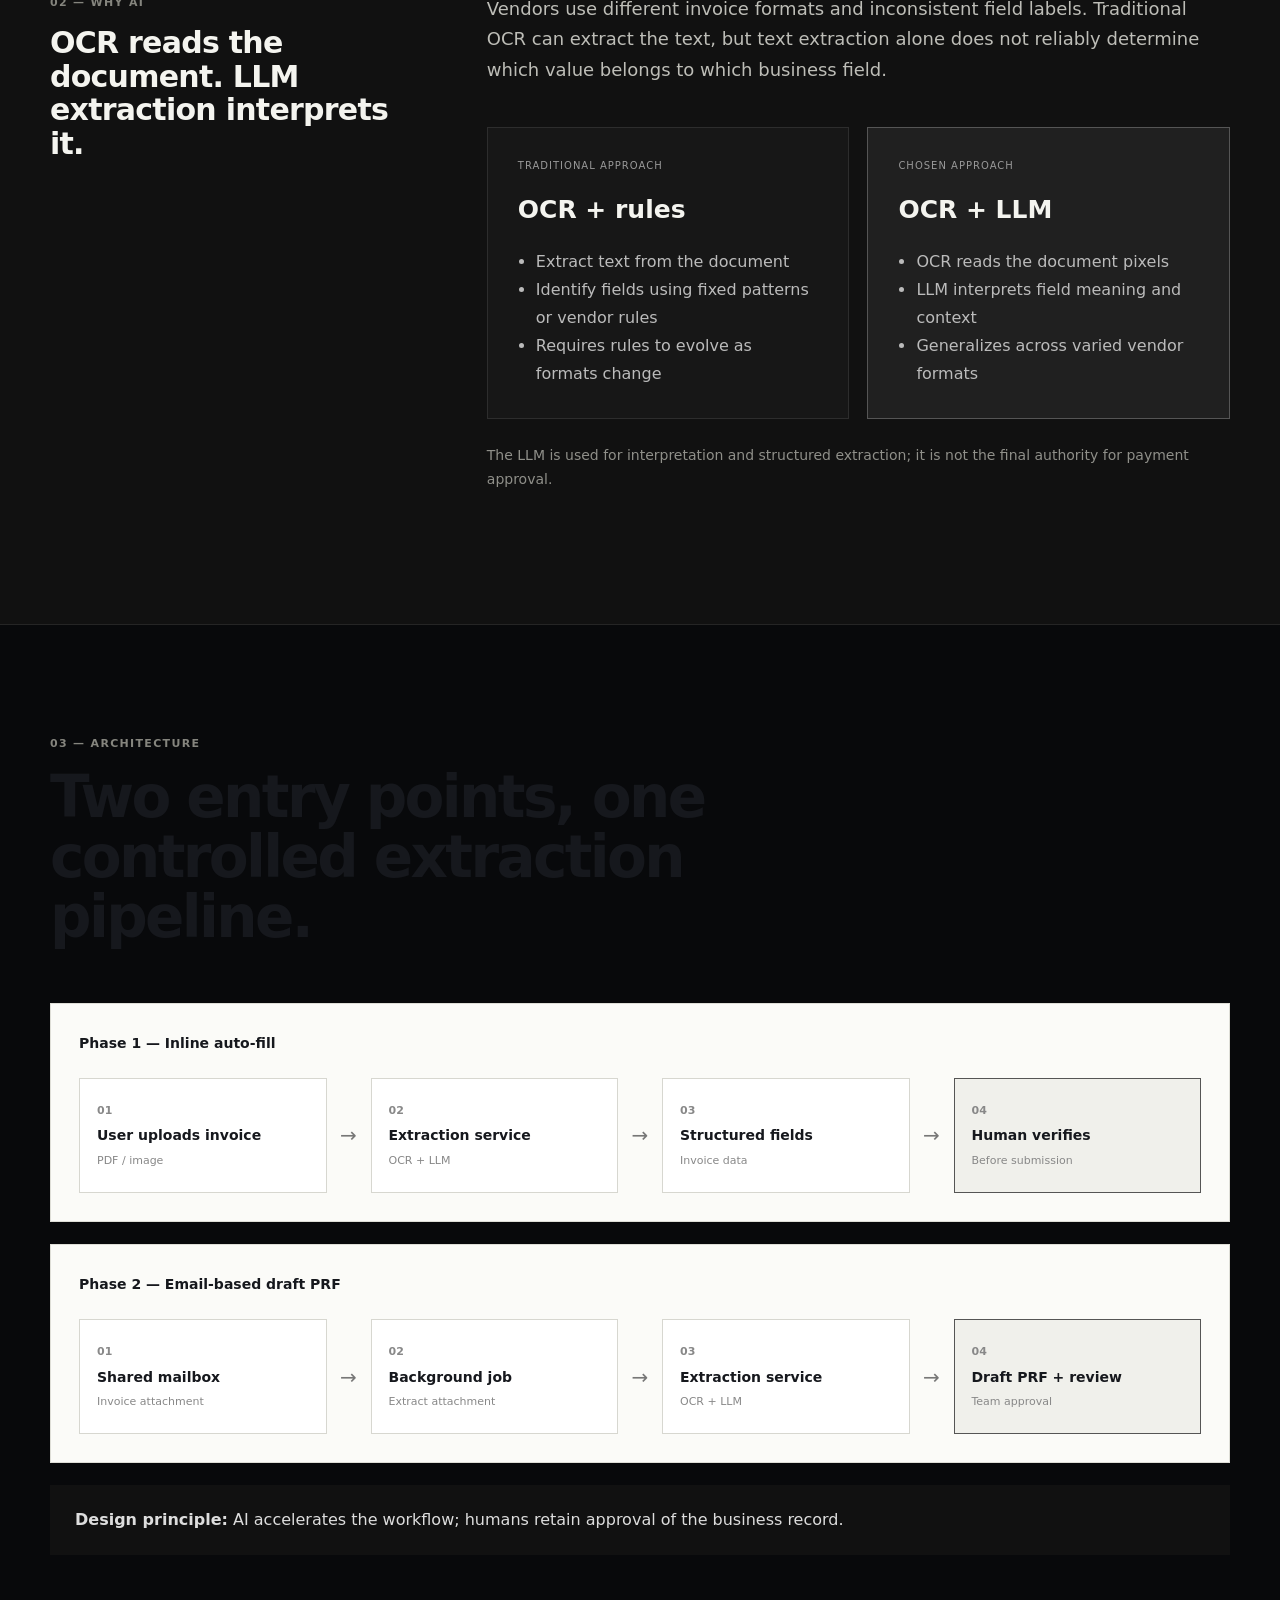
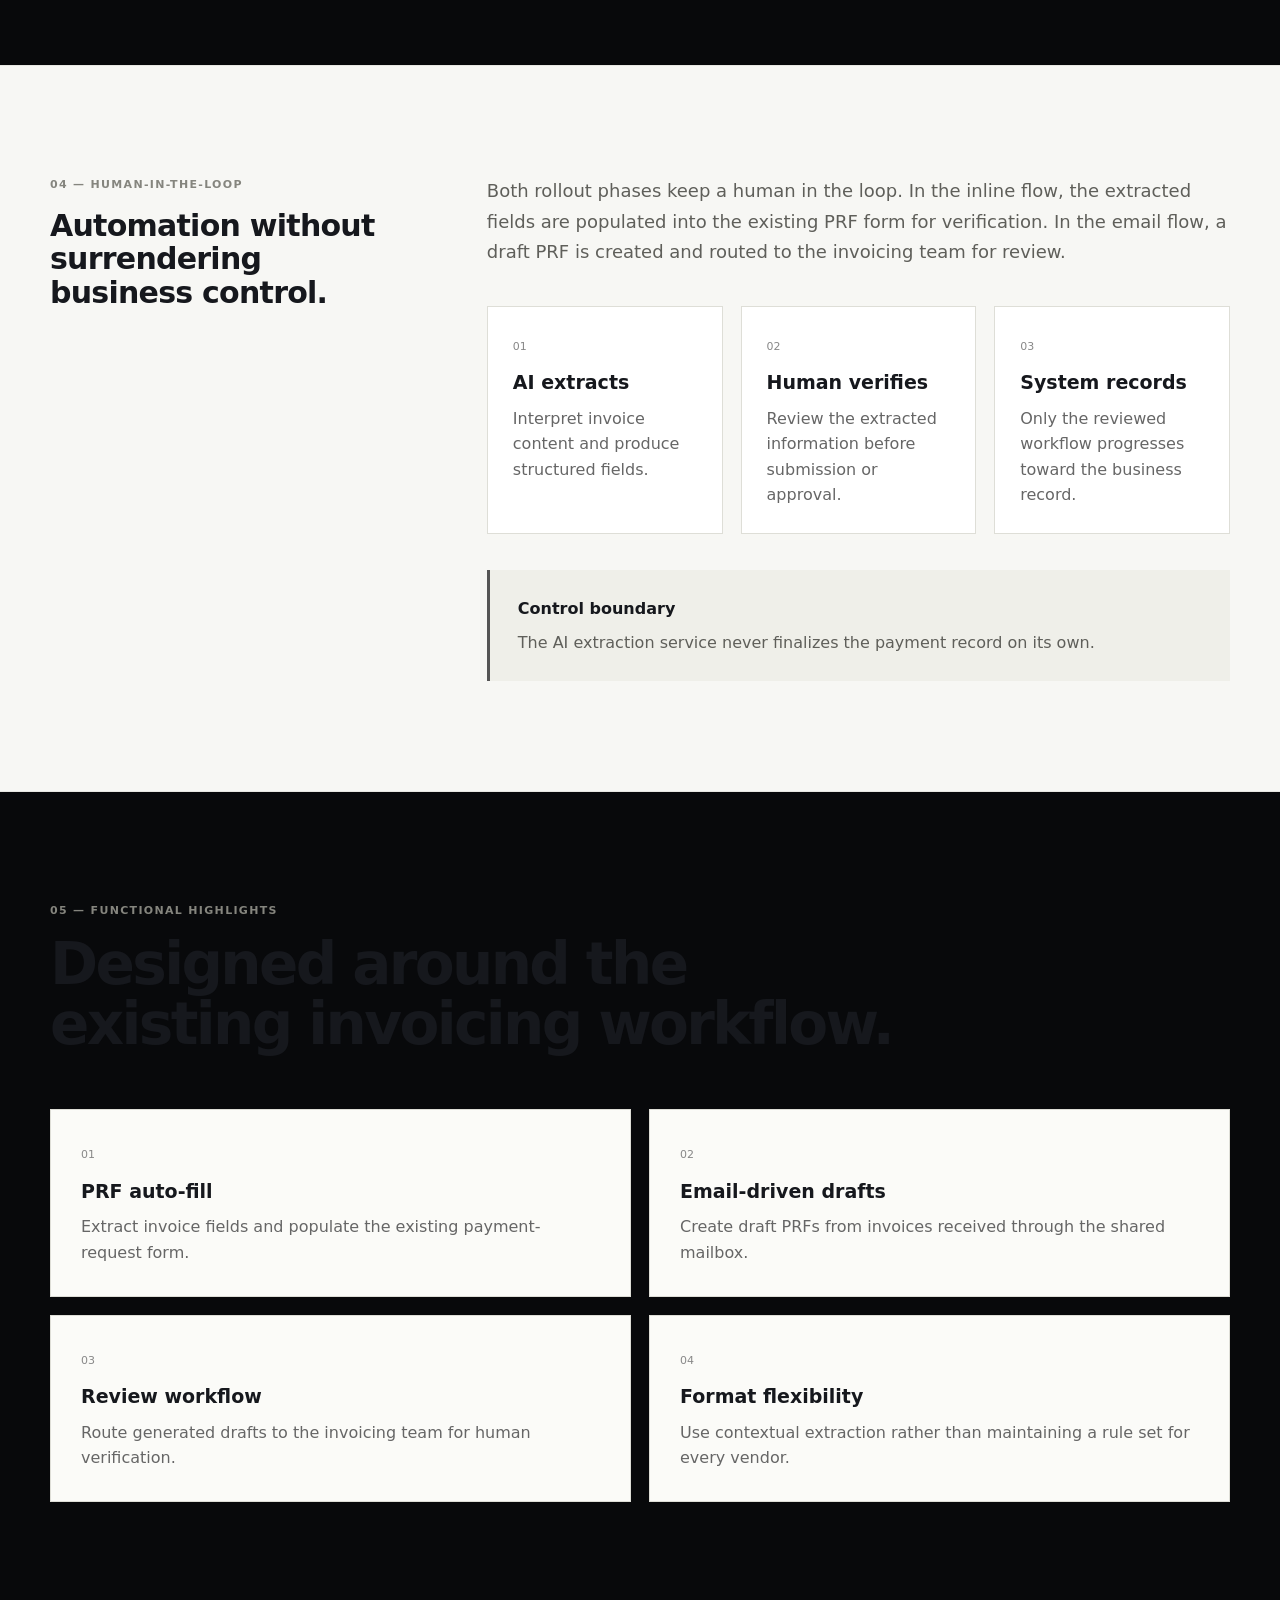
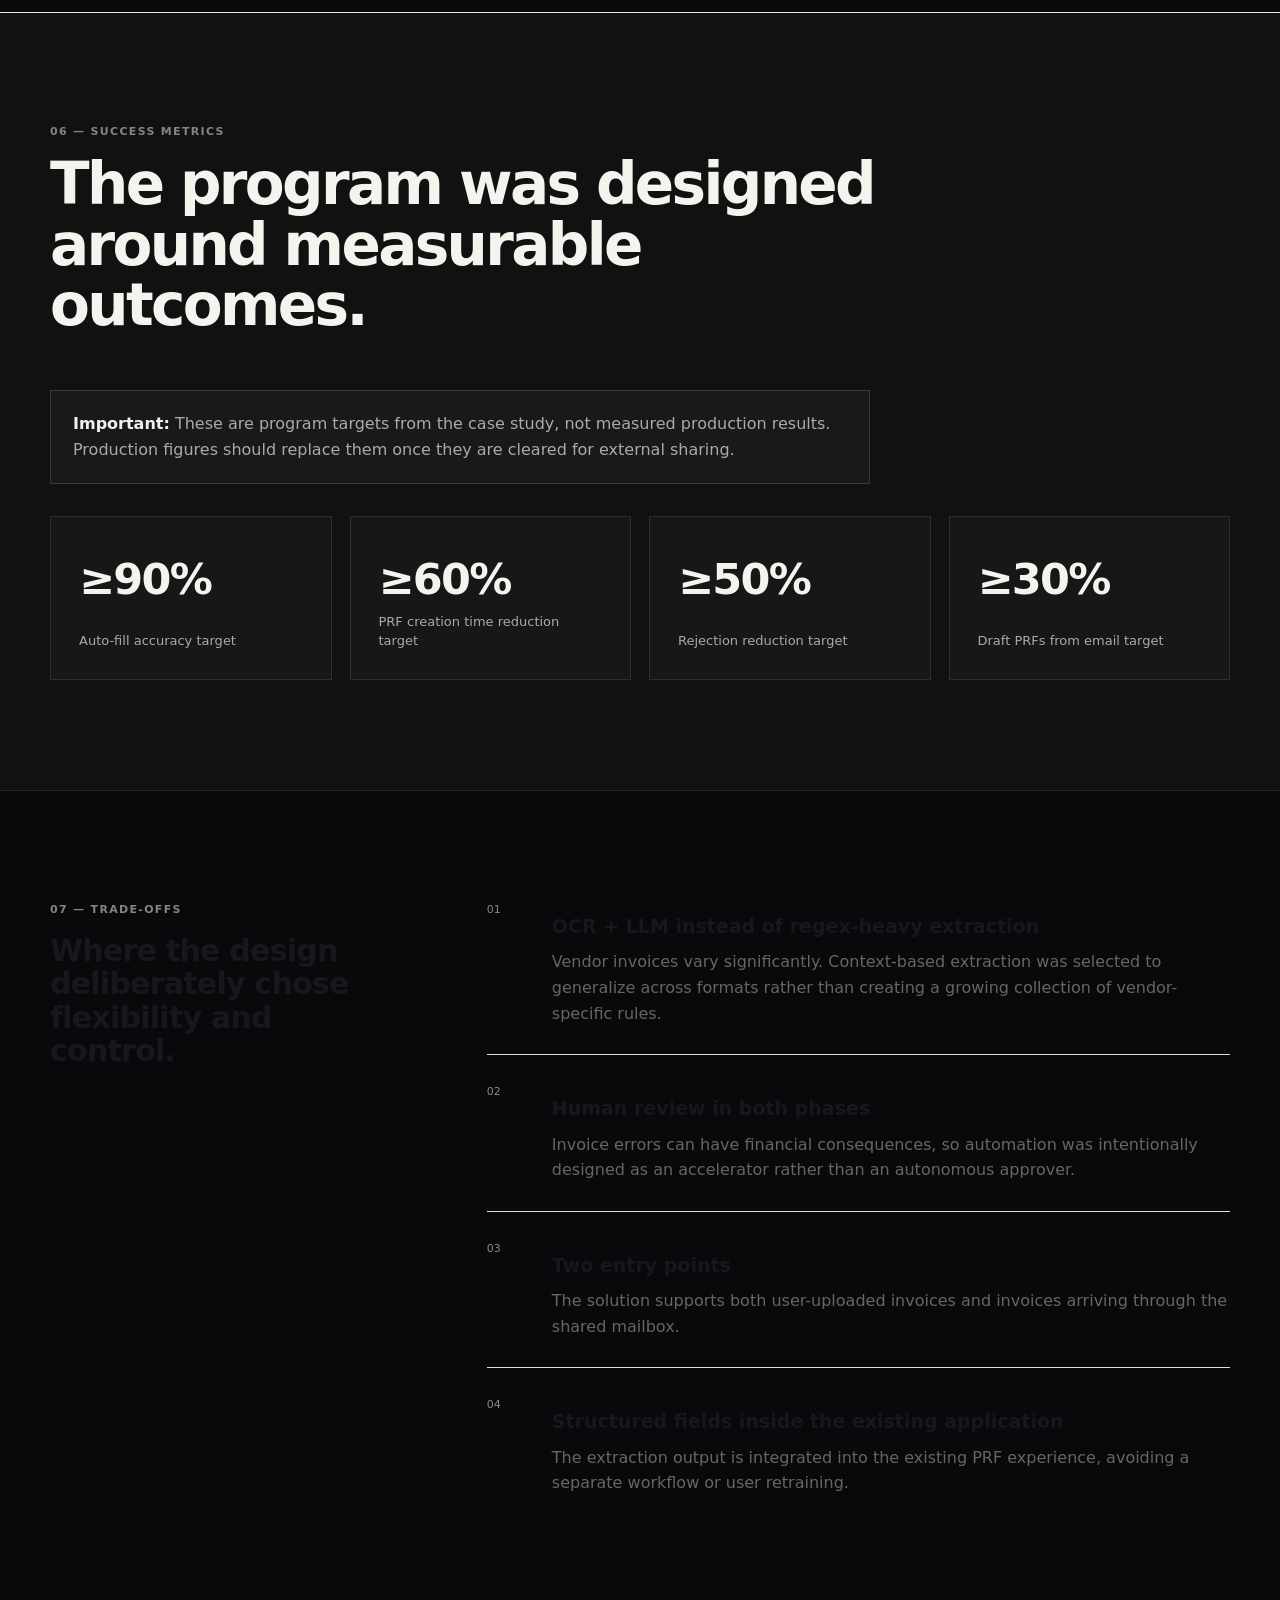
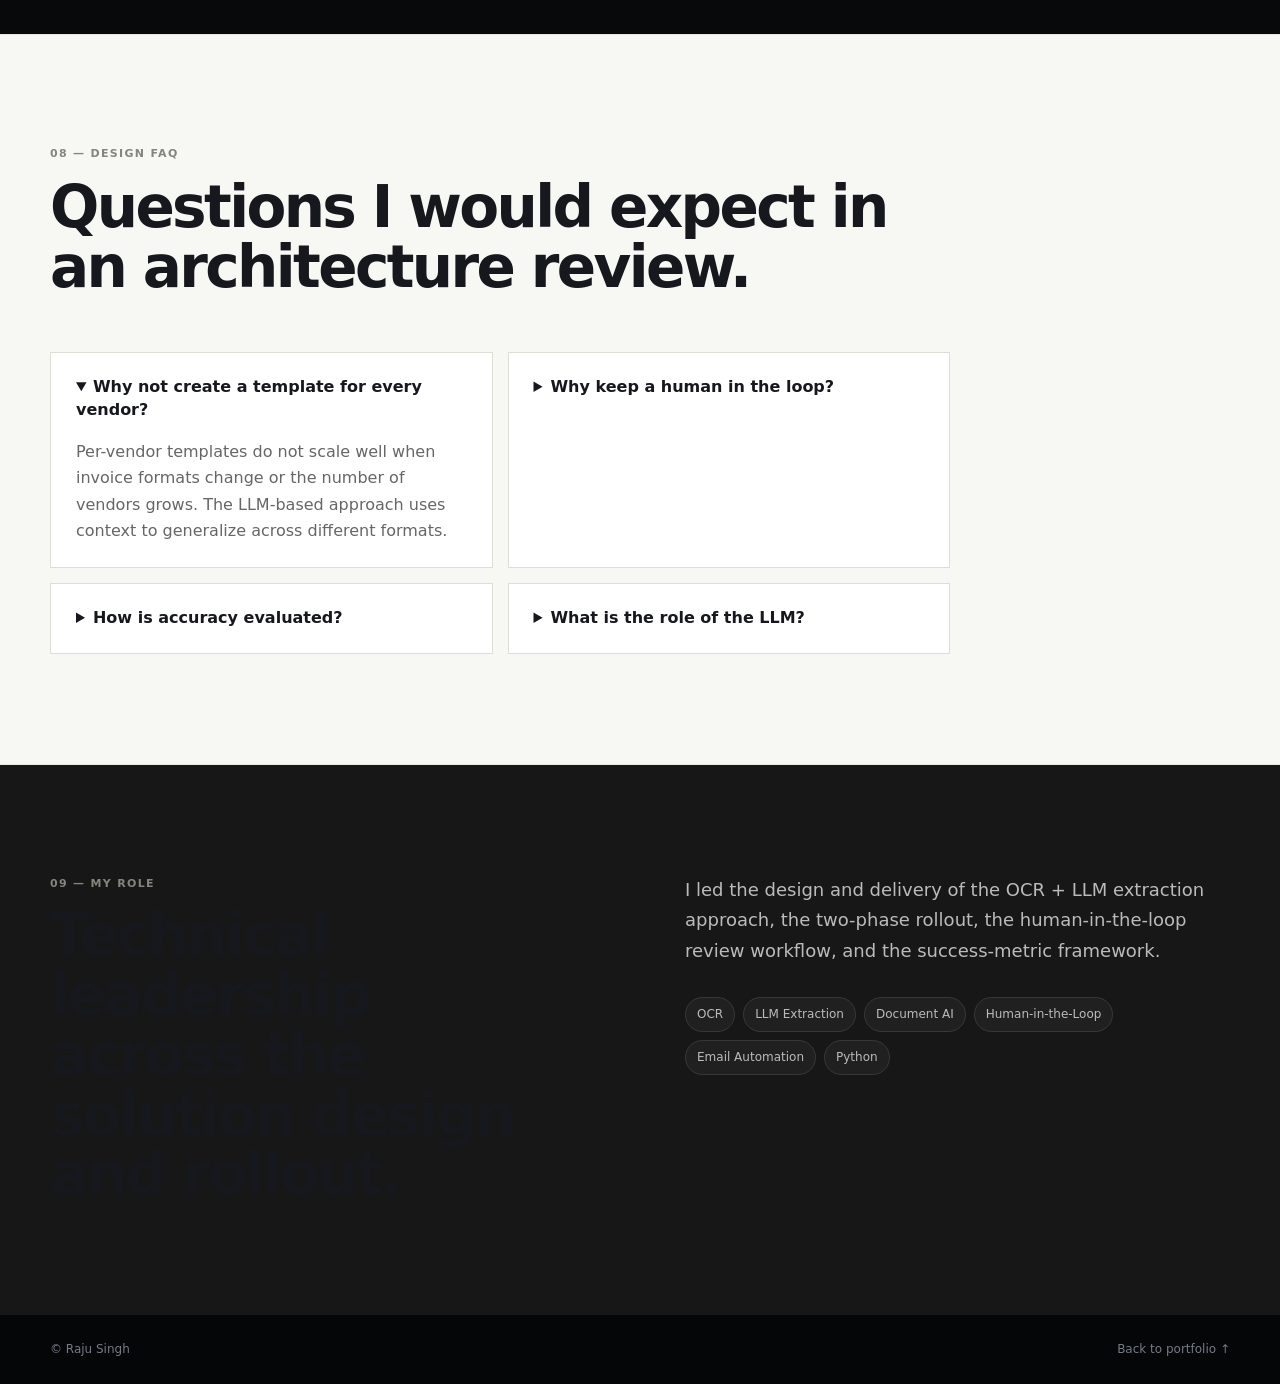
<file: projects/document-intelligence.html>
<!DOCTYPE html>
<html lang="en">
<head>
  <meta charset="UTF-8">
  <meta name="viewport" content="width=device-width, initial-scale=1.0">
  <title>AI-Powered Invoice Extraction | Raju Singh</title>
  <meta name="description" content="Case study: AI-powered invoice extraction using OCR, LLM extraction, and human-in-the-loop review.">
  <link rel="stylesheet" href="../css/style.css">
  <link rel="stylesheet" href="document-intelligence.css">
</head>

<body>
  <header class="site-header">
    <div class="container nav">
      <a class="brand" href="../index.html">Raju Singh</a>
      <nav>
        <a href="../index.html#work">Work</a>
        <a href="../index.html#engineering">Engineering</a>
        <a href="../index.html#about">About</a>
        <a href="../index.html#writing">Writing</a>
        <a href="https://github.com/rajuslaw" target="_blank" rel="noopener">GitHub ↗</a>
      </nav>
    </div>
  </header>

  <main>
    <section class="case-hero">
      <div class="container case-hero-inner">
        <a class="back-link" href="../index.html#work">← Back to selected work</a>

        <div class="case-badges">
          <span>Document Intelligence</span>
          <span>OCR + LLM</span>
          <span>Human-in-the-Loop</span>
        </div>

        <h1>AI-Powered Invoice Extraction</h1>
        <p class="case-lead">
          An OCR + LLM pipeline that auto-populates invoice fields in an internal
          invoicing application, replacing slow, error-prone manual data entry.
        </p>

        <div class="case-meta">
          <div>
            <span>Role</span>
            <strong>Technical Lead / Principal</strong>
          </div>
          <div>
            <span>Domain</span>
            <strong>Finance Operations</strong>
          </div>
          <div>
            <span>Pattern</span>
            <strong>OCR + LLM Extraction</strong>
          </div>
          <div>
            <span>Control</span>
            <strong>Human Approval</strong>
          </div>
        </div>
      </div>
    </section>

    <section class="case-section">
      <div class="container case-grid">
        <aside class="case-sidebar">
          <p class="eyebrow">01 — Problem</p>
          <h2>Manual invoice entry was creating avoidable downstream work.</h2>
        </aside>

        <div class="case-content">
          <p>
            Around <strong>30% of monthly payment-request-form (PRF) rejections</strong>
            came from data mismatches. Those rejections created payment delays and
            vendor escalations.
          </p>
          <p>
            The goal was not simply to extract text from invoices. The system needed
            to identify the right business fields across invoices that differed
            significantly in layout, wording, and structure.
          </p>

          <div class="callout">
            <strong>Core engineering problem</strong>
            <p>
              Build an automation layer that improves data-entry speed and accuracy
              without allowing an AI extraction error to become an incorrect payment record.
            </p>
          </div>
        </div>
      </div>
    </section>

    <section class="case-section case-dark">
      <div class="container case-grid">
        <aside class="case-sidebar">
          <p class="eyebrow">02 — Why AI</p>
          <h2>OCR reads the document. LLM extraction interprets it.</h2>
        </aside>

        <div class="case-content">
          <p>
            Vendors use different invoice formats and inconsistent field labels.
            Traditional OCR can extract the text, but text extraction alone does not
            reliably determine which value belongs to which business field.
          </p>

          <div class="comparison">
            <div class="comparison-card">
              <span class="comparison-label">Traditional approach</span>
              <h3>OCR + rules</h3>
              <ul>
                <li>Extract text from the document</li>
                <li>Identify fields using fixed patterns or vendor rules</li>
                <li>Requires rules to evolve as formats change</li>
              </ul>
            </div>

            <div class="comparison-card featured">
              <span class="comparison-label">Chosen approach</span>
              <h3>OCR + LLM</h3>
              <ul>
                <li>OCR reads the document pixels</li>
                <li>LLM interprets field meaning and context</li>
                <li>Generalizes across varied vendor formats</li>
              </ul>
            </div>
          </div>

          <p class="section-note">
            The LLM is used for interpretation and structured extraction; it is not
            the final authority for payment approval.
          </p>
        </div>
      </div>
    </section>

    <section class="case-section">
      <div class="container">
        <p class="eyebrow">03 — Architecture</p>
        <h2 class="section-title">Two entry points, one controlled extraction pipeline.</h2>

        <div class="architecture">
          <div class="flow">
            <div class="flow-title">Phase 1 — Inline auto-fill</div>
            <div class="flow-row">
              <div class="flow-node">
                <strong>01</strong>
                <span>User uploads invoice</span>
                <small>PDF / image</small>
              </div>
              <div class="flow-arrow">→</div>
              <div class="flow-node">
                <strong>02</strong>
                <span>Extraction service</span>
                <small>OCR + LLM</small>
              </div>
              <div class="flow-arrow">→</div>
              <div class="flow-node">
                <strong>03</strong>
                <span>Structured fields</span>
                <small>Invoice data</small>
              </div>
              <div class="flow-arrow">→</div>
              <div class="flow-node human">
                <strong>04</strong>
                <span>Human verifies</span>
                <small>Before submission</small>
              </div>
            </div>
          </div>

          <div class="flow">
            <div class="flow-title">Phase 2 — Email-based draft PRF</div>
            <div class="flow-row">
              <div class="flow-node">
                <strong>01</strong>
                <span>Shared mailbox</span>
                <small>Invoice attachment</small>
              </div>
              <div class="flow-arrow">→</div>
              <div class="flow-node">
                <strong>02</strong>
                <span>Background job</span>
                <small>Extract attachment</small>
              </div>
              <div class="flow-arrow">→</div>
              <div class="flow-node">
                <strong>03</strong>
                <span>Extraction service</span>
                <small>OCR + LLM</small>
              </div>
              <div class="flow-arrow">→</div>
              <div class="flow-node human">
                <strong>04</strong>
                <span>Draft PRF + review</span>
                <small>Team approval</small>
              </div>
            </div>
          </div>
        </div>

        <div class="architecture-principle">
          <strong>Design principle:</strong>
          AI accelerates the workflow; humans retain approval of the business record.
        </div>
      </div>
    </section>

    <section class="case-section case-light">
      <div class="container case-grid">
        <aside class="case-sidebar">
          <p class="eyebrow">04 — Human-in-the-Loop</p>
          <h2>Automation without surrendering business control.</h2>
        </aside>

        <div class="case-content">
          <p>
            Both rollout phases keep a human in the loop. In the inline flow, the
            extracted fields are populated into the existing PRF form for verification.
            In the email flow, a draft PRF is created and routed to the invoicing team
            for review.
          </p>

          <div class="principles">
            <div>
              <span>01</span>
              <h3>AI extracts</h3>
              <p>Interpret invoice content and produce structured fields.</p>
            </div>
            <div>
              <span>02</span>
              <h3>Human verifies</h3>
              <p>Review the extracted information before submission or approval.</p>
            </div>
            <div>
              <span>03</span>
              <h3>System records</h3>
              <p>Only the reviewed workflow progresses toward the business record.</p>
            </div>
          </div>

          <div class="callout warning">
            <strong>Control boundary</strong>
            <p>
              The AI extraction service never finalizes the payment record on its own.
            </p>
          </div>
        </div>
      </div>
    </section>

    <section class="case-section">
      <div class="container">
        <p class="eyebrow">05 — Functional Highlights</p>
        <h2 class="section-title">Designed around the existing invoicing workflow.</h2>

        <div class="feature-grid">
          <article>
            <span>01</span>
            <h3>PRF auto-fill</h3>
            <p>Extract invoice fields and populate the existing payment-request form.</p>
          </article>
          <article>
            <span>02</span>
            <h3>Email-driven drafts</h3>
            <p>Create draft PRFs from invoices received through the shared mailbox.</p>
          </article>
          <article>
            <span>03</span>
            <h3>Review workflow</h3>
            <p>Route generated drafts to the invoicing team for human verification.</p>
          </article>
          <article>
            <span>04</span>
            <h3>Format flexibility</h3>
            <p>Use contextual extraction rather than maintaining a rule set for every vendor.</p>
          </article>
        </div>
      </div>
    </section>

    <section class="case-section case-dark">
      <div class="container">
        <p class="eyebrow">06 — Success Metrics</p>
        <h2 class="section-title">The program was designed around measurable outcomes.</h2>

        <div class="metrics-note">
          <strong>Important:</strong> These are program targets from the case study,
          not measured production results. Production figures should replace them once
          they are cleared for external sharing.
        </div>

        <div class="metrics-grid">
          <div class="metric">
            <strong>≥90%</strong>
            <span>Auto-fill accuracy target</span>
          </div>
          <div class="metric">
            <strong>≥60%</strong>
            <span>PRF creation time reduction target</span>
          </div>
          <div class="metric">
            <strong>≥50%</strong>
            <span>Rejection reduction target</span>
          </div>
          <div class="metric">
            <strong>≥30%</strong>
            <span>Draft PRFs from email target</span>
          </div>
        </div>
      </div>
    </section>

    <section class="case-section">
      <div class="container case-grid">
        <aside class="case-sidebar">
          <p class="eyebrow">07 — Trade-offs</p>
          <h2>Where the design deliberately chose flexibility and control.</h2>
        </aside>

        <div class="case-content">
          <div class="decision-list">
            <div class="decision">
              <span>01</span>
              <div>
                <h3>OCR + LLM instead of regex-heavy extraction</h3>
                <p>
                  Vendor invoices vary significantly. Context-based extraction was
                  selected to generalize across formats rather than creating a growing
                  collection of vendor-specific rules.
                </p>
              </div>
            </div>

            <div class="decision">
              <span>02</span>
              <div>
                <h3>Human review in both phases</h3>
                <p>
                  Invoice errors can have financial consequences, so automation was
                  intentionally designed as an accelerator rather than an autonomous approver.
                </p>
              </div>
            </div>

            <div class="decision">
              <span>03</span>
              <div>
                <h3>Two entry points</h3>
                <p>
                  The solution supports both user-uploaded invoices and invoices arriving
                  through the shared mailbox.
                </p>
              </div>
            </div>

            <div class="decision">
              <span>04</span>
              <div>
                <h3>Structured fields inside the existing application</h3>
                <p>
                  The extraction output is integrated into the existing PRF experience,
                  avoiding a separate workflow or user retraining.
                </p>
              </div>
            </div>
          </div>
        </div>
      </div>
    </section>

    <section class="case-section case-light">
      <div class="container">
        <p class="eyebrow">08 — Design FAQ</p>
        <h2 class="section-title">Questions I would expect in an architecture review.</h2>

        <div class="faq-grid">
          <details open>
            <summary>Why not create a template for every vendor?</summary>
            <p>
              Per-vendor templates do not scale well when invoice formats change or
              the number of vendors grows. The LLM-based approach uses context to
              generalize across different formats.
            </p>
          </details>

          <details>
            <summary>Why keep a human in the loop?</summary>
            <p>
              The workflow deals with invoice information that can affect payments.
              Human verification provides a control point before the extracted data
              becomes part of the business workflow.
            </p>
          </details>

          <details>
            <summary>How is accuracy evaluated?</summary>
            <p>
              The success framework compares auto-fill accuracy, PRF creation time,
              and rejection rate against the manual baseline.
            </p>
          </details>

          <details>
            <summary>What is the role of the LLM?</summary>
            <p>
              The LLM interprets the OCR output and extracts the required structured
              fields. It is not responsible for final payment approval.
            </p>
          </details>
        </div>
      </div>
    </section>

    <section class="case-section role-section">
      <div class="container role-inner">
        <div>
          <p class="eyebrow">09 — My Role</p>
          <h2>Technical leadership across the solution design and rollout.</h2>
        </div>

        <div class="role-copy">
          <p>
            I led the design and delivery of the OCR + LLM extraction approach, the
            two-phase rollout, the human-in-the-loop review workflow, and the
            success-metric framework.
          </p>

          <div class="stack">
            <span>OCR</span>
            <span>LLM Extraction</span>
            <span>Document AI</span>
            <span>Human-in-the-Loop</span>
            <span>Email Automation</span>
            <span>Python</span>
          </div>
        </div>
      </div>
    </section>
  </main>

  <footer class="site-footer">
    <div class="container footer-inner">
      <span>© Raju Singh</span>
      <a href="../index.html">Back to portfolio ↑</a>
    </div>
  </footer>
</body>
</html>
</file>
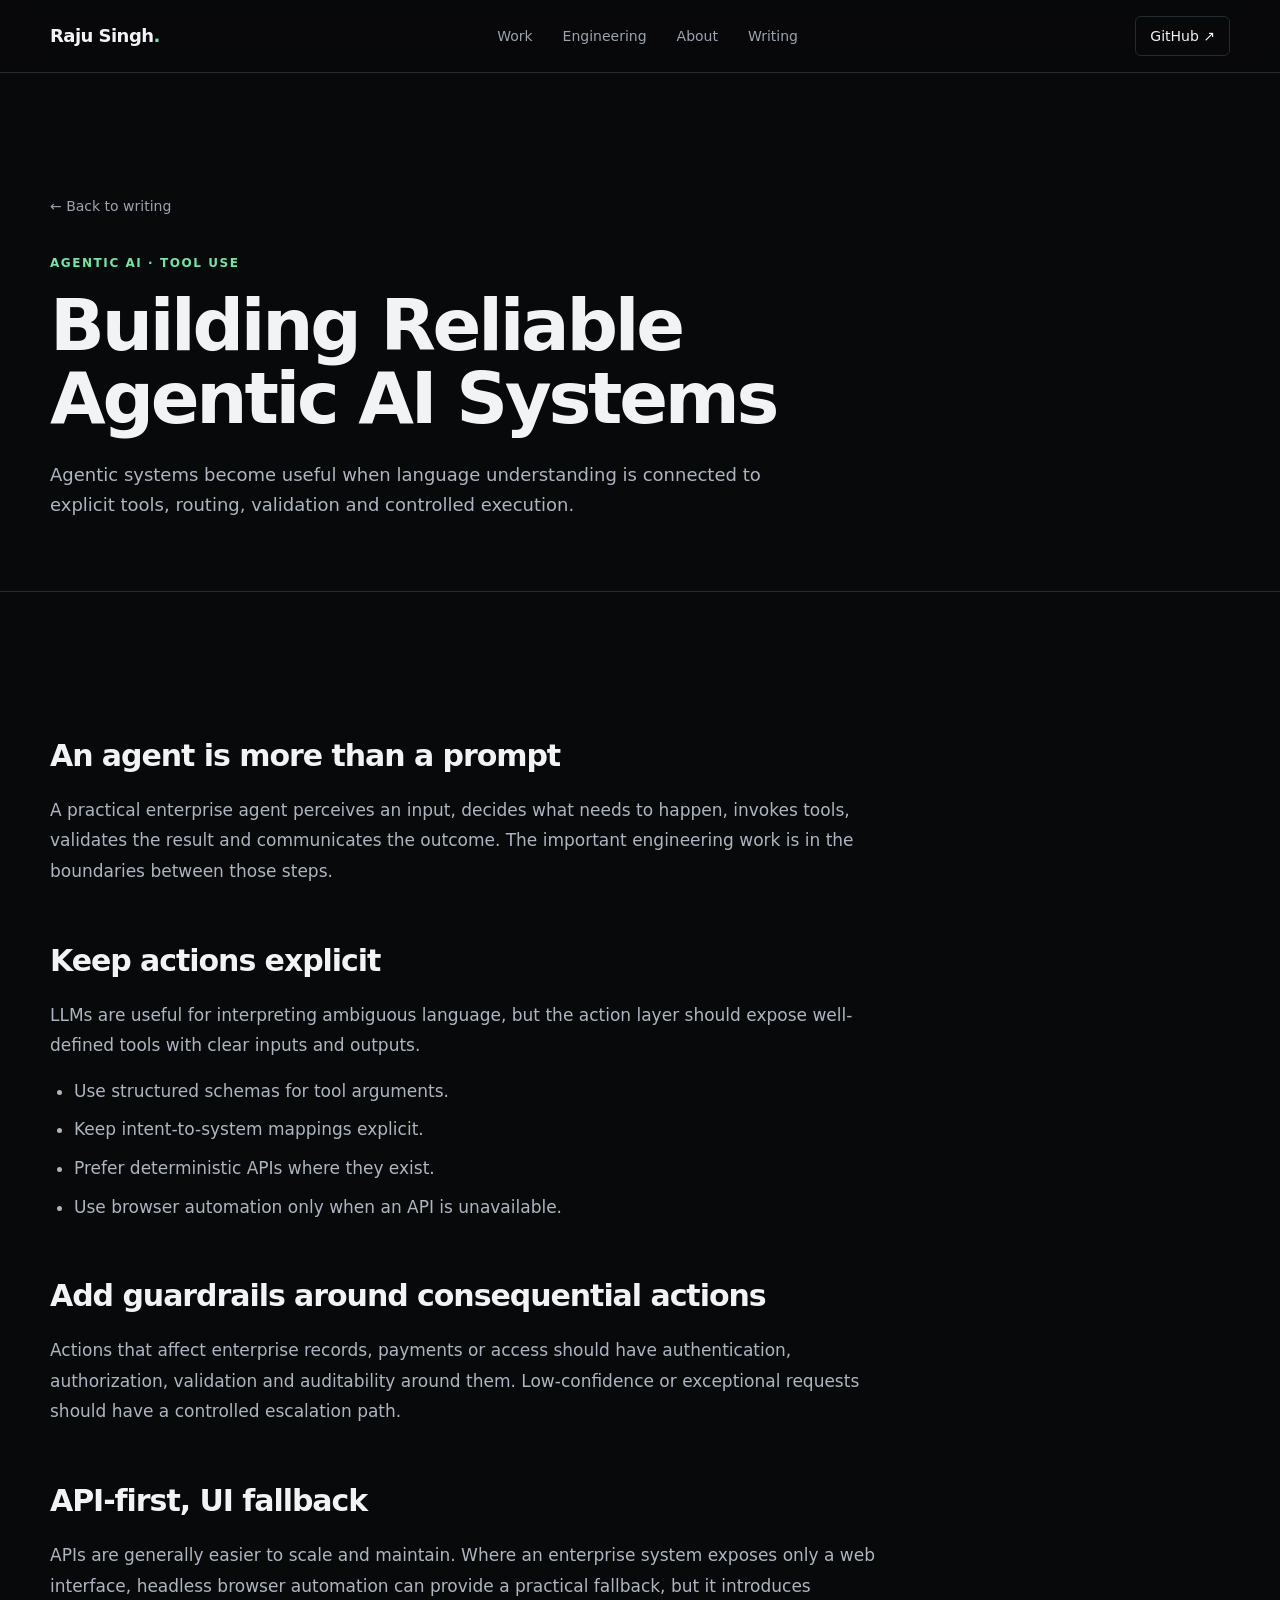
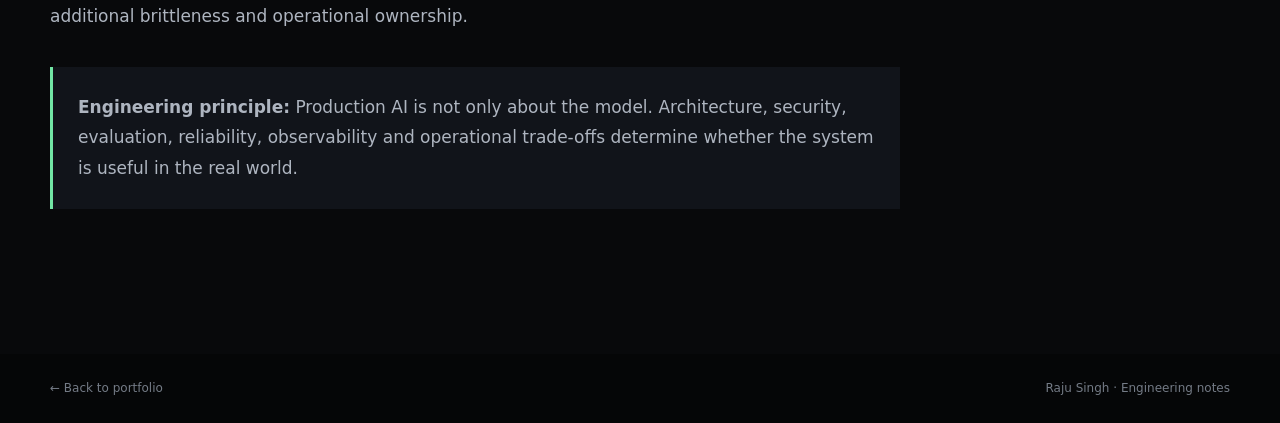
<file: writing/agents.html>
<!DOCTYPE html>
<html lang="en">
<head>
<meta charset="UTF-8">
<meta name="viewport" content="width=device-width, initial-scale=1.0">
<title>Building Reliable Agentic AI Systems | Raju Singh</title>
<meta name="description" content="Agentic systems become useful when language understanding is connected to explicit tools, routing, validation and controlled execution.">
<link rel="stylesheet" href="../css/style.css">
<link rel="stylesheet" href="writing.css">
</head>
<body>
<header class="site-header">
  <div class="container nav">
    <a href="../index.html" class="logo">Raju Singh<span>.</span></a>
    <nav>
      <a href="../index.html#work">Work</a>
      <a href="../index.html#approach">Engineering</a>
      <a href="../index.html#about">About</a>
      <a href="../index.html#writing">Writing</a>
    </nav>
    <a href="https://github.com/rajuslaw" target="_blank" class="github-link">GitHub ↗</a>
  </div>
</header>
<main>
<section class="writing-hero">
  <div class="container">
    <a class="back-link" href="../index.html#writing">← Back to writing</a>
    <div class="eyebrow" style="margin-top:35px;">AGENTIC AI · TOOL USE</div>
    <h1>Building Reliable Agentic AI Systems</h1>
    <p>Agentic systems become useful when language understanding is connected to explicit tools, routing, validation and controlled execution.</p>
  </div>
</section>
<section class="article">
  <div class="container">
    <article class="article-inner">
      <h2>An agent is more than a prompt</h2>
<p>A practical enterprise agent perceives an input, decides what needs to happen, invokes tools, validates the result and communicates the outcome. The important engineering work is in the boundaries between those steps.</p>
<h2>Keep actions explicit</h2>
<p>LLMs are useful for interpreting ambiguous language, but the action layer should expose well-defined tools with clear inputs and outputs.</p>
<ul>
<li>Use structured schemas for tool arguments.</li>
<li>Keep intent-to-system mappings explicit.</li>
<li>Prefer deterministic APIs where they exist.</li>
<li>Use browser automation only when an API is unavailable.</li>
</ul>
<h2>Add guardrails around consequential actions</h2>
<p>Actions that affect enterprise records, payments or access should have authentication, authorization, validation and auditability around them. Low-confidence or exceptional requests should have a controlled escalation path.</p>
<h2>API-first, UI fallback</h2>
<p>APIs are generally easier to scale and maintain. Where an enterprise system exposes only a web interface, headless browser automation can provide a practical fallback, but it introduces additional brittleness and operational ownership.</p>
      <div class="article-callout">
        <p><strong>Engineering principle:</strong> Production AI is not only about the model. Architecture, security, evaluation, reliability, observability and operational trade-offs determine whether the system is useful in the real world.</p>
      </div>
    </article>
  </div>
</section>
</main>
<footer>
  <div class="container footer-inner">
    <a href="../index.html#writing">← Back to portfolio</a>
    <span>Raju Singh · Engineering notes</span>
  </div>
</footer>
</body>
</html>
</file>
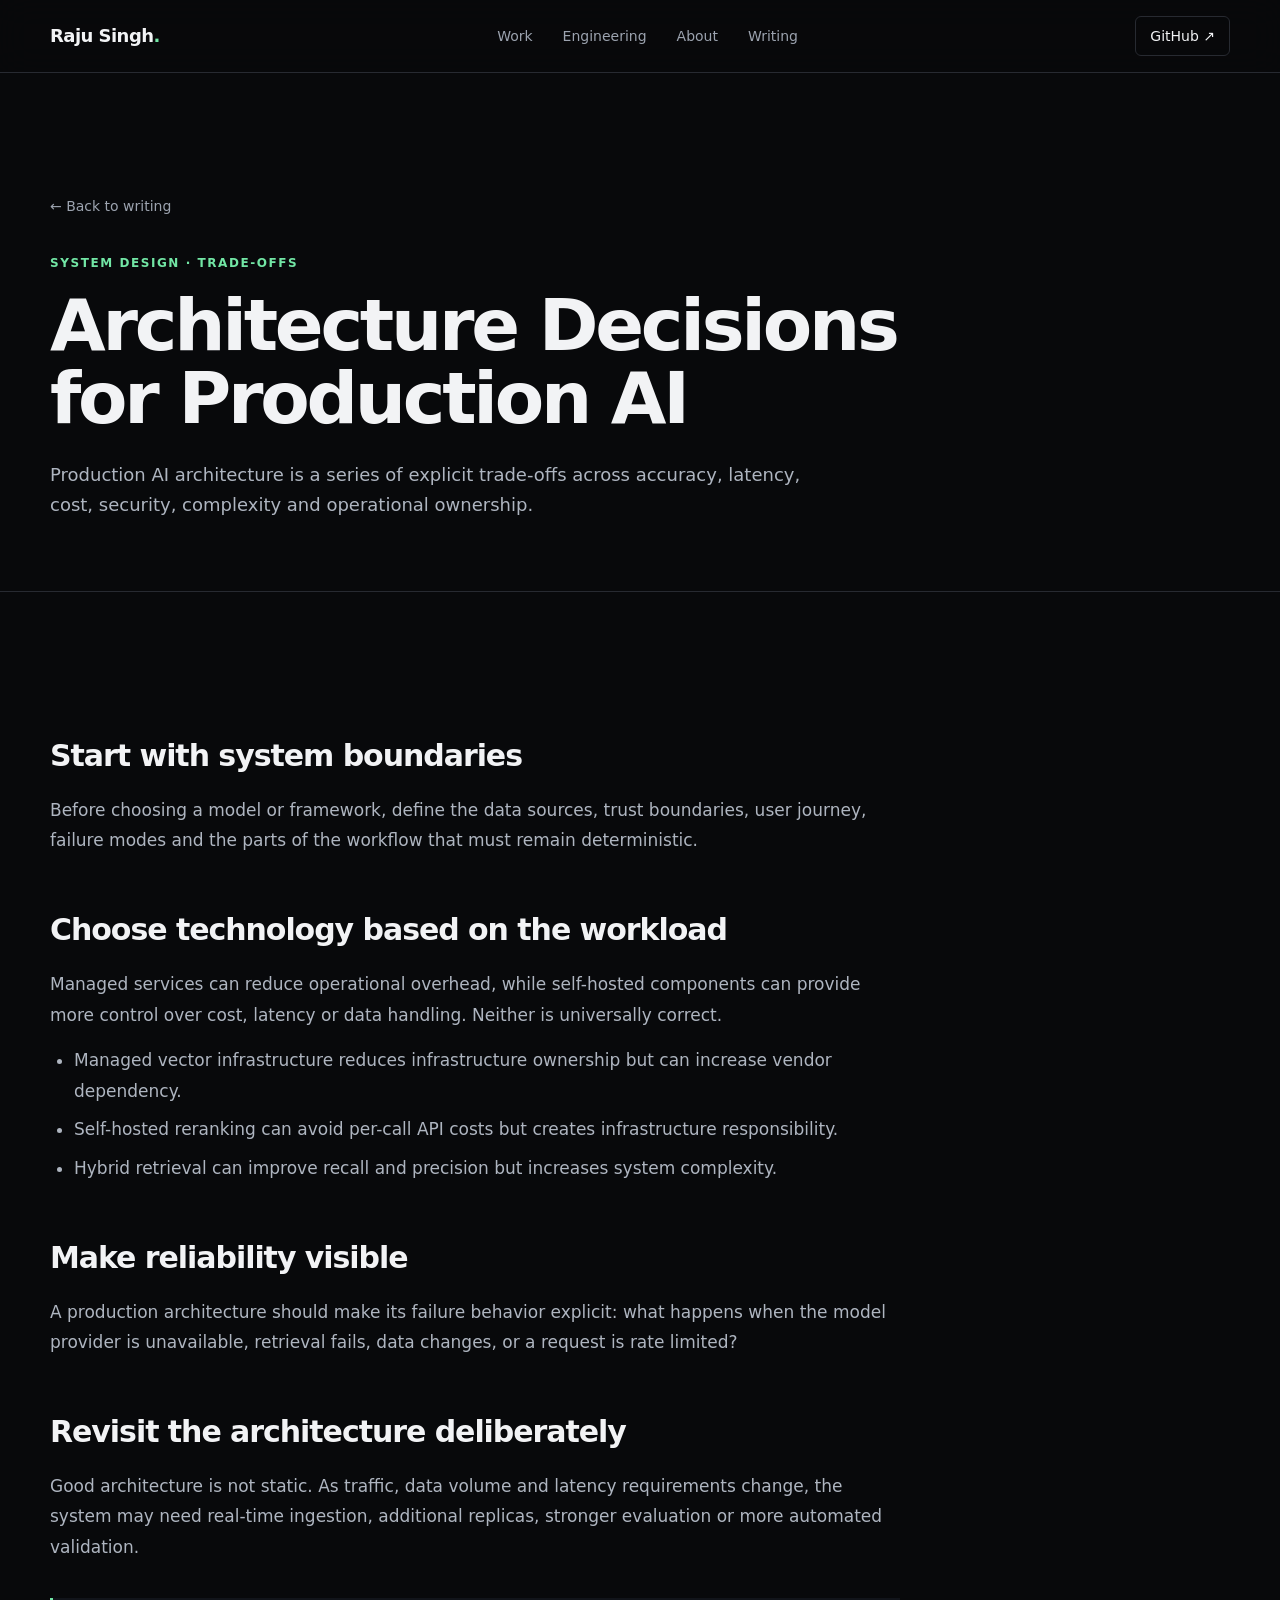
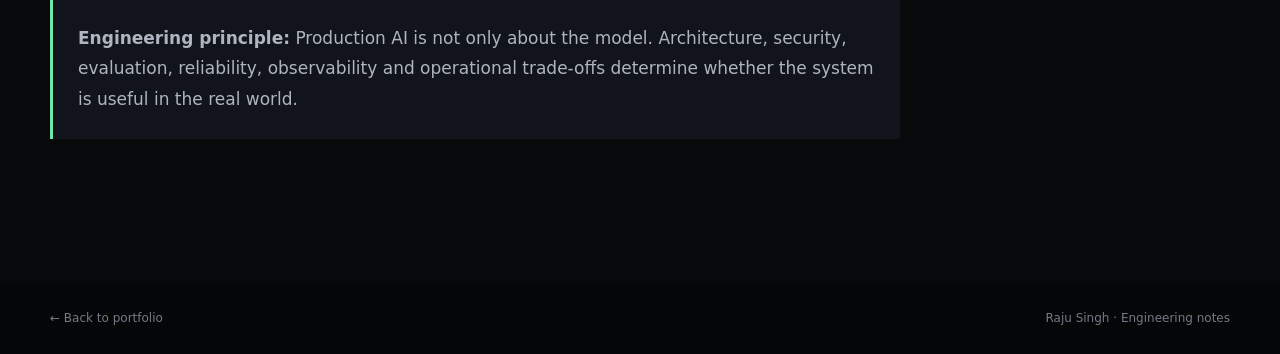
<file: writing/architecture.html>
<!DOCTYPE html>
<html lang="en">
<head>
<meta charset="UTF-8">
<meta name="viewport" content="width=device-width, initial-scale=1.0">
<title>Architecture Decisions for Production AI | Raju Singh</title>
<meta name="description" content="Production AI architecture is a series of explicit trade-offs across accuracy, latency, cost, security, complexity and operational ownership.">
<link rel="stylesheet" href="../css/style.css">
<link rel="stylesheet" href="writing.css">
</head>
<body>
<header class="site-header">
  <div class="container nav">
    <a href="../index.html" class="logo">Raju Singh<span>.</span></a>
    <nav>
      <a href="../index.html#work">Work</a>
      <a href="../index.html#approach">Engineering</a>
      <a href="../index.html#about">About</a>
      <a href="../index.html#writing">Writing</a>
    </nav>
    <a href="https://github.com/rajuslaw" target="_blank" class="github-link">GitHub ↗</a>
  </div>
</header>
<main>
<section class="writing-hero">
  <div class="container">
    <a class="back-link" href="../index.html#writing">← Back to writing</a>
    <div class="eyebrow" style="margin-top:35px;">SYSTEM DESIGN · TRADE-OFFS</div>
    <h1>Architecture Decisions for Production AI</h1>
    <p>Production AI architecture is a series of explicit trade-offs across accuracy, latency, cost, security, complexity and operational ownership.</p>
  </div>
</section>
<section class="article">
  <div class="container">
    <article class="article-inner">
      <h2>Start with system boundaries</h2>
<p>Before choosing a model or framework, define the data sources, trust boundaries, user journey, failure modes and the parts of the workflow that must remain deterministic.</p>
<h2>Choose technology based on the workload</h2>
<p>Managed services can reduce operational overhead, while self-hosted components can provide more control over cost, latency or data handling. Neither is universally correct.</p>
<ul>
<li>Managed vector infrastructure reduces infrastructure ownership but can increase vendor dependency.</li>
<li>Self-hosted reranking can avoid per-call API costs but creates infrastructure responsibility.</li>
<li>Hybrid retrieval can improve recall and precision but increases system complexity.</li>
</ul>
<h2>Make reliability visible</h2>
<p>A production architecture should make its failure behavior explicit: what happens when the model provider is unavailable, retrieval fails, data changes, or a request is rate limited?</p>
<h2>Revisit the architecture deliberately</h2>
<p>Good architecture is not static. As traffic, data volume and latency requirements change, the system may need real-time ingestion, additional replicas, stronger evaluation or more automated validation.</p>
      <div class="article-callout">
        <p><strong>Engineering principle:</strong> Production AI is not only about the model. Architecture, security, evaluation, reliability, observability and operational trade-offs determine whether the system is useful in the real world.</p>
      </div>
    </article>
  </div>
</section>
</main>
<footer>
  <div class="container footer-inner">
    <a href="../index.html#writing">← Back to portfolio</a>
    <span>Raju Singh · Engineering notes</span>
  </div>
</footer>
</body>
</html>
</file>
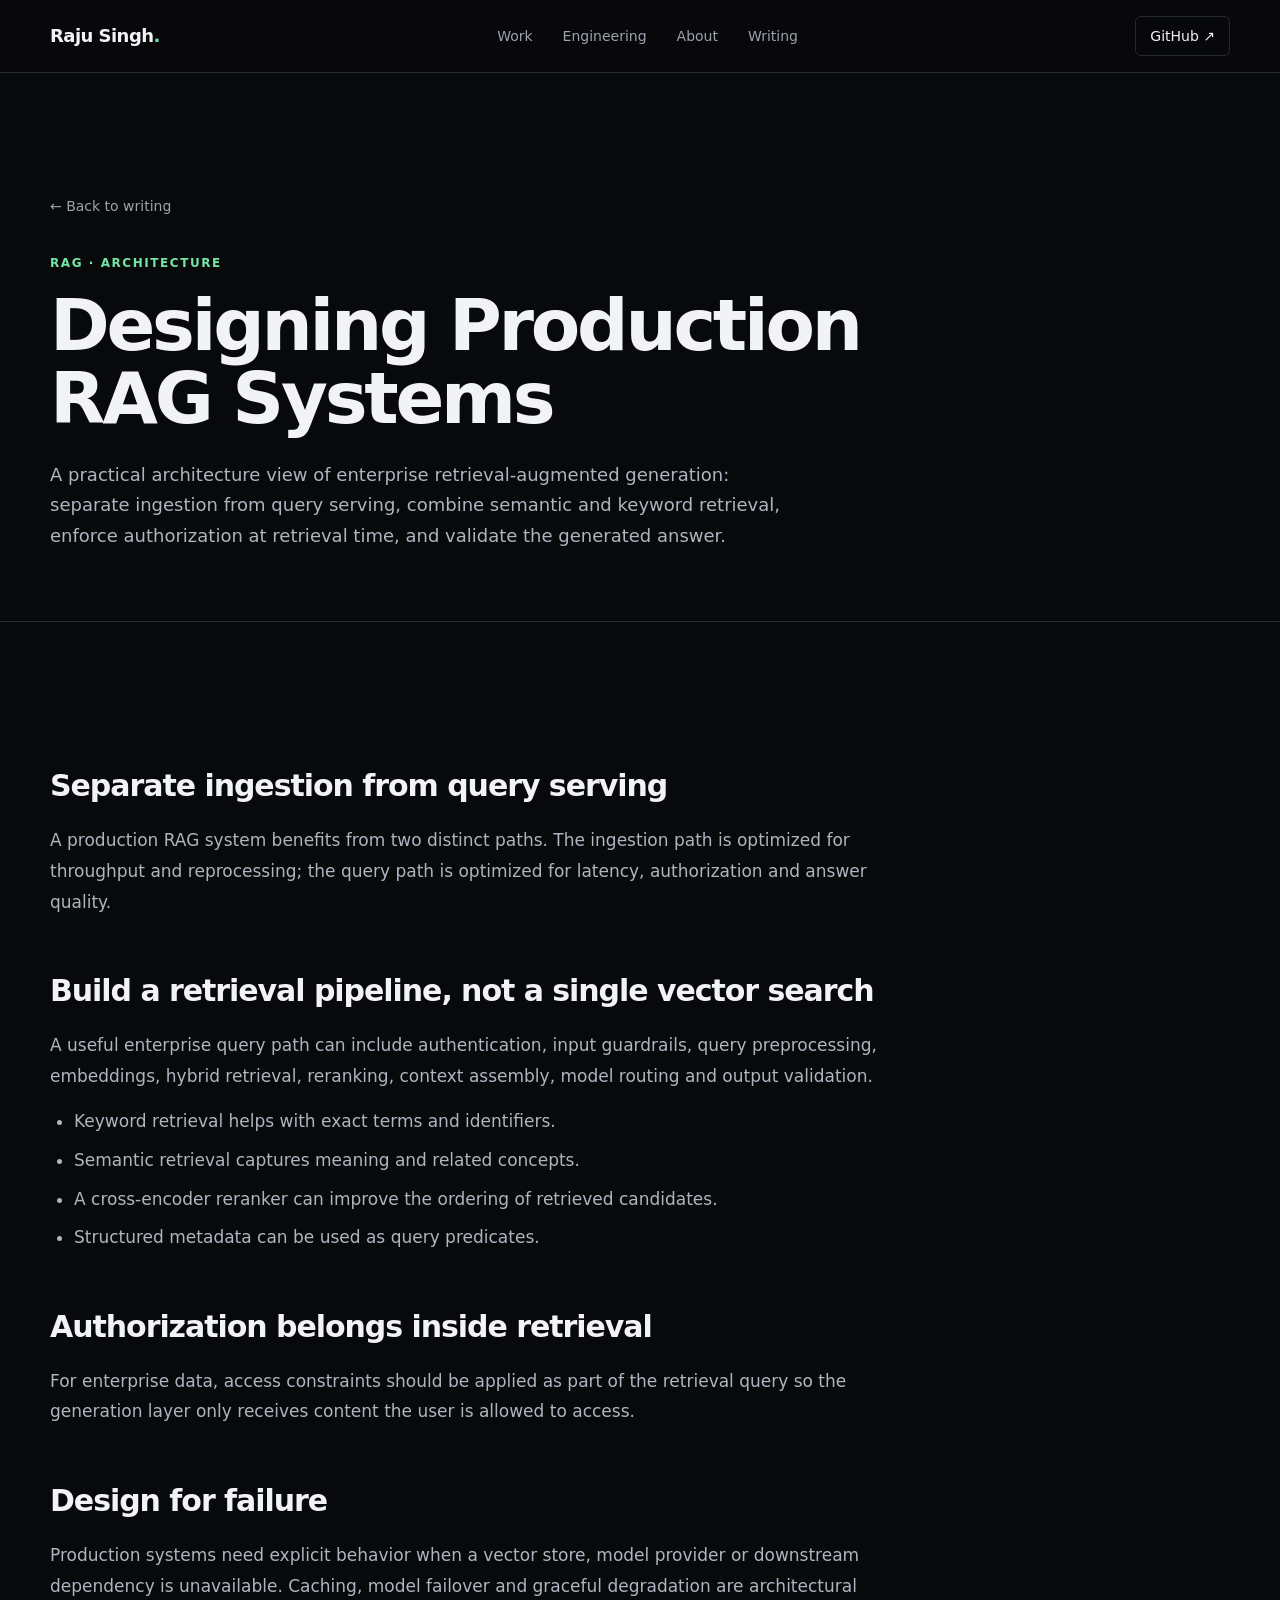
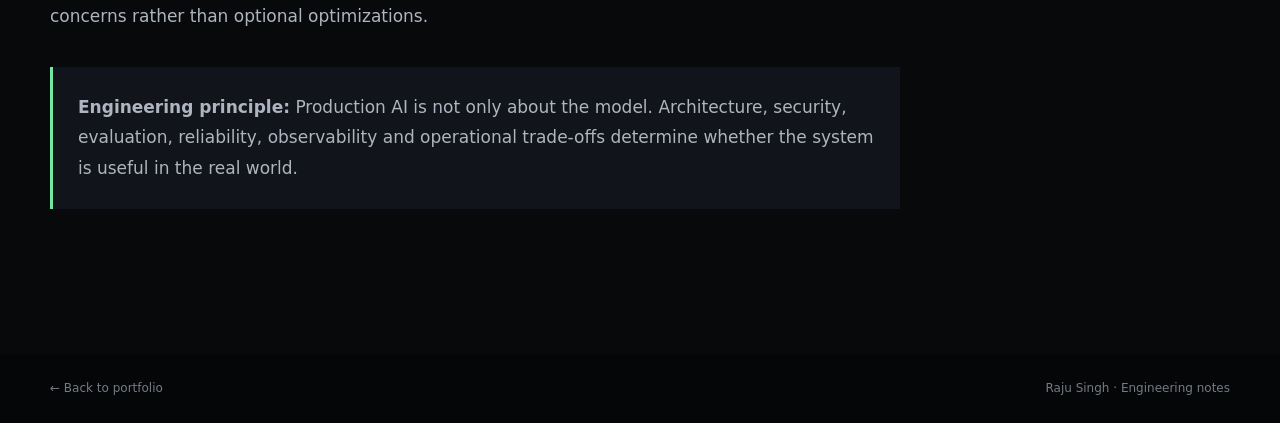
<file: writing/rag.html>
<!DOCTYPE html>
<html lang="en">
<head>
<meta charset="UTF-8">
<meta name="viewport" content="width=device-width, initial-scale=1.0">
<title>Designing Production RAG Systems | Raju Singh</title>
<meta name="description" content="A practical architecture view of enterprise retrieval-augmented generation: separate ingestion from query serving, combine semantic and keyword retrieval, enforce authorization at retrieval time, and validate the generated answer.">
<link rel="stylesheet" href="../css/style.css">
<link rel="stylesheet" href="writing.css">
</head>
<body>
<header class="site-header">
  <div class="container nav">
    <a href="../index.html" class="logo">Raju Singh<span>.</span></a>
    <nav>
      <a href="../index.html#work">Work</a>
      <a href="../index.html#approach">Engineering</a>
      <a href="../index.html#about">About</a>
      <a href="../index.html#writing">Writing</a>
    </nav>
    <a href="https://github.com/rajuslaw" target="_blank" class="github-link">GitHub ↗</a>
  </div>
</header>
<main>
<section class="writing-hero">
  <div class="container">
    <a class="back-link" href="../index.html#writing">← Back to writing</a>
    <div class="eyebrow" style="margin-top:35px;">RAG · ARCHITECTURE</div>
    <h1>Designing Production RAG Systems</h1>
    <p>A practical architecture view of enterprise retrieval-augmented generation: separate ingestion from query serving, combine semantic and keyword retrieval, enforce authorization at retrieval time, and validate the generated answer.</p>
  </div>
</section>
<section class="article">
  <div class="container">
    <article class="article-inner">
      <h2>Separate ingestion from query serving</h2>
<p>A production RAG system benefits from two distinct paths. The ingestion path is optimized for throughput and reprocessing; the query path is optimized for latency, authorization and answer quality.</p>
<h2>Build a retrieval pipeline, not a single vector search</h2>
<p>A useful enterprise query path can include authentication, input guardrails, query preprocessing, embeddings, hybrid retrieval, reranking, context assembly, model routing and output validation.</p>
<ul>
<li>Keyword retrieval helps with exact terms and identifiers.</li>
<li>Semantic retrieval captures meaning and related concepts.</li>
<li>A cross-encoder reranker can improve the ordering of retrieved candidates.</li>
<li>Structured metadata can be used as query predicates.</li>
</ul>
<h2>Authorization belongs inside retrieval</h2>
<p>For enterprise data, access constraints should be applied as part of the retrieval query so the generation layer only receives content the user is allowed to access.</p>
<h2>Design for failure</h2>
<p>Production systems need explicit behavior when a vector store, model provider or downstream dependency is unavailable. Caching, model failover and graceful degradation are architectural concerns rather than optional optimizations.</p>
      <div class="article-callout">
        <p><strong>Engineering principle:</strong> Production AI is not only about the model. Architecture, security, evaluation, reliability, observability and operational trade-offs determine whether the system is useful in the real world.</p>
      </div>
    </article>
  </div>
</section>
</main>
<footer>
  <div class="container footer-inner">
    <a href="../index.html#writing">← Back to portfolio</a>
    <span>Raju Singh · Engineering notes</span>
  </div>
</footer>
</body>
</html>
</file>
<file: css/style.css>
/* =========================================
   BASE
========================================= */

:root {
    --bg: #08090b;
    --bg-soft: #101216;
    --bg-light: #f4f5f7;

    --text: #f2f3f5;
    --text-dark: #16181d;
    --muted: #9ca3af;

    --border: #272a31;
    --border-light: #dedfe3;

    --accent: #72e6a5;
    --accent-dark: #1f9d5a;

    --max-width: 1180px;
}

* {
    margin: 0;
    padding: 0;
    box-sizing: border-box;
}

html {
    scroll-behavior: smooth;
}

body {
    background: var(--bg);
    color: var(--text);
    font-family:
        Inter,
        ui-sans-serif,
        system-ui,
        -apple-system,
        BlinkMacSystemFont,
        "Segoe UI",
        sans-serif;

    line-height: 1.6;
}

a {
    color: inherit;
    text-decoration: none;
}

.container {
    width: min(
        calc(100% - 48px),
        var(--max-width)
    );

    margin: 0 auto;
}


/* =========================================
   HEADER
========================================= */

.site-header {
    position: sticky;
    top: 0;
    z-index: 100;

    background: rgba(8, 9, 11, 0.88);

    backdrop-filter: blur(16px);

    border-bottom: 1px solid var(--border);
}

.nav {
    height: 72px;

    display: flex;
    align-items: center;
    justify-content: space-between;
}

.logo {
    font-size: 18px;
    font-weight: 700;
    letter-spacing: -0.03em;
}

.logo span {
    color: var(--accent);
}

nav {
    display: flex;
    gap: 30px;
}

nav a {
    color: var(--muted);

    font-size: 14px;

    transition: color 0.2s ease;
}

nav a:hover {
    color: var(--text);
}

.github-link {
    font-size: 14px;
    color: var(--text);

    border: 1px solid var(--border);

    padding: 8px 14px;

    border-radius: 6px;

    transition:
        background 0.2s ease,
        border-color 0.2s ease;
}

.github-link:hover {
    background: var(--bg-soft);
    border-color: #41454e;
}


/* =========================================
   HERO
========================================= */

.hero {
    padding: 105px 0 85px;

    border-bottom: 1px solid var(--border);
}

.hero-grid {
    display: grid;

    grid-template-columns:
        minmax(0, 1.5fr)
        minmax(300px, 0.8fr);

    gap: 80px;

    align-items: center;
}

.eyebrow {
    color: var(--accent);

    font-size: 12px;

    font-weight: 700;

    letter-spacing: 0.13em;

    text-transform: uppercase;
}

.hero h1 {
    margin-top: 22px;

    font-size: clamp(
        50px,
        5.2vw,
        72px
    );

    line-height: 1.02;

    letter-spacing: -0.045em;

    max-width: 850px;
}

.hero h1 span {
    color: var(--muted);
}

.hero-description {
    margin-top: 30px;

    max-width: 690px;

    color: #b6bcc7;

    font-size: 17px;

    line-height: 1.65;
}

.hero-actions {
    display: flex;

    gap: 12px;

    margin-top: 36px;
}

.button {
    display: inline-flex;

    align-items: center;

    justify-content: center;

    padding: 12px 18px;

    border-radius: 6px;

    font-size: 14px;

    font-weight: 600;

    transition:
        transform 0.2s ease,
        background 0.2s ease;
}

.button:hover {
    transform: translateY(-2px);
}

.button-primary {
    background: var(--accent);

    color: #07120c;
}

.button-secondary {
    border: 1px solid var(--border);

    color: var(--text);
}

.button-secondary:hover {
    background: var(--bg-soft);
}

.technology-line {
    display: flex;

    flex-wrap: wrap;

    gap: 8px;

    margin-top: 42px;
}

.technology-line span {
    padding: 6px 10px;

    border: 1px solid var(--border);

    border-radius: 5px;

    color: #aeb5c0;

    font-size: 12px;
}


/* =========================================
   TERMINAL CARD
========================================= */

.hero-card {
    background: #0d1015;

    border: 1px solid var(--border);

    border-radius: 10px;

    overflow: hidden;

    box-shadow:
        0 25px 80px rgba(0, 0, 0, 0.35);
}

.terminal-header {
    height: 42px;

    display: flex;

    align-items: center;

    gap: 7px;

    padding: 0 15px;

    border-bottom: 1px solid var(--border);
}

.terminal-header span {
    width: 8px;
    height: 8px;

    border-radius: 50%;

    background: #454a54;
}

.terminal-body {
    padding: 30px 25px;

    font-family:
        "SFMono-Regular",
        Consolas,
        "Liberation Mono",
        monospace;

    font-size: 13px;

    line-height: 2.2;
}

.terminal-line {
    display: grid;

    grid-template-columns: 80px 15px 1fr;

    gap: 5px;
}

.terminal-green {
    color: var(--accent);
}


/* =========================================
   SECTIONS
========================================= */

.section {
    padding: 110px 0;
}

.section-dark {
    background: #0d0f13;
}

.section-light {
    background: var(--bg-light);

    color: var(--text-dark);
}

.section-heading {
    display: grid;

    grid-template-columns: 70px 1fr;

    gap: 25px;

    margin-bottom: 60px;
}

.section-number {
    color: #555b66;

    font-family:
        "SFMono-Regular",
        Consolas,
        monospace;

    font-size: 13px;
}

.section-heading h2 {
    margin-top: 12px;

    max-width: 650px;

    font-size: clamp(
        34px,
        4vw,
        54px
    );

    line-height: 1.05;

    letter-spacing: -0.05em;
}

.section-heading p {
    margin-top: 18px;

    max-width: 600px;

    color: var(--muted);
}


/* =========================================
   PROJECTS
========================================= */

.project-grid {
    display: grid;

    grid-template-columns:
        repeat(2, minmax(0, 1fr));

    gap: 18px;
}

.project-card {
    min-height: 350px;

    display: flex;

    flex-direction: column;

    padding: 30px;

    background: var(--bg-soft);

    border: 1px solid var(--border);

    border-radius: 9px;

    transition:
        transform 0.25s ease,
        border-color 0.25s ease;
}

.project-card:hover {
    transform: translateY(-5px);

    border-color: #424752;
}

.project-featured {
    grid-column: span 2;
}

.project-top {
    display: flex;

    align-items: center;

    justify-content: space-between;

    margin-bottom: 42px;
}

.project-number {
    color: #606773;

    font-family:
        "SFMono-Regular",
        Consolas,
        monospace;

    font-size: 12px;
}

.project-type {
    color: var(--accent);

    font-size: 10px;

    font-weight: 700;

    letter-spacing: 0.12em;
}

.project-card h3 {
    font-size: 28px;

    letter-spacing: -0.035em;
}

.project-card p {
    margin-top: 14px;

    max-width: 720px;

    color: #aeb5c0;

    font-size: 15px;
}

.project-tags {
    display: flex;

    flex-wrap: wrap;

    gap: 7px;

    margin-top: 24px;
}

.project-tags span {
    padding: 5px 8px;

    border: 1px solid var(--border);

    border-radius: 4px;

    color: #9ea6b2;

    font-size: 11px;
}

.project-link {
    margin-top: auto;

    padding-top: 35px;

    color: var(--text);

    font-size: 13px;

    font-weight: 600;
}

.project-link:hover {
    color: var(--accent);
}


/* =========================================
   ENGINEERING PRINCIPLES
========================================= */

.principles-grid {
    display: grid;

    grid-template-columns:
        repeat(3, minmax(0, 1fr));

    border-top: 1px solid var(--border);

    border-left: 1px solid var(--border);
}

.principle {
    min-height: 230px;

    padding: 30px;

    border-right: 1px solid var(--border);

    border-bottom: 1px solid var(--border);
}

.principle span {
    color: #5f6671;

    font-family:
        "SFMono-Regular",
        Consolas,
        monospace;

    font-size: 12px;
}

.principle h3 {
    margin-top: 35px;

    font-size: 20px;

    letter-spacing: -0.025em;
}

.principle p {
    margin-top: 10px;

    color: #949ba7;

    font-size: 14px;
}


/* =========================================
   ABOUT
========================================= */

.about-grid {
    display: grid;

    grid-template-columns:
        0.8fr
        1.2fr;

    gap: 100px;
}

.about-grid h2 {
    margin-top: 18px;

    font-size: clamp(
        34px,
        4vw,
        54px
    );

    line-height: 1.05;

    letter-spacing: -0.05em;
}

.about-content {
    max-width: 680px;
}

.about-content p {
    margin-bottom: 22px;

    color: #aeb5c0;

    font-size: 17px;

    line-height: 1.8;
}


/* =========================================
   WRITING
========================================= */

.writing-list {
    border-top: 1px solid var(--border-light);
}

.writing-item {
    display: grid;

    grid-template-columns: 60px 1fr 30px;

    align-items: center;

    gap: 20px;

    padding: 24px 0;

    border-bottom: 1px solid var(--border-light);

    transition:
        padding 0.2s ease;
}

.writing-item:hover {
    padding-left: 10px;
}

.writing-item > span:first-child {
    color: #8a8f98;

    font-family:
        "SFMono-Regular",
        Consolas,
        monospace;

    font-size: 12px;
}

.writing-item strong {
    font-size: 18px;

    letter-spacing: -0.02em;
}

.arrow {
    text-align: right;
}


/* =========================================
   CONTACT
========================================= */

.contact {
    padding: 110px 0;

    background: var(--accent);

    color: #07120c;
}

.contact-inner {
    display: flex;

    justify-content: space-between;

    align-items: flex-end;

    gap: 40px;
}

.contact .eyebrow {
    color: #246b43;
}

.contact h2 {
    margin-top: 15px;

    max-width: 600px;

    font-size: clamp(
        42px,
        5vw,
        70px
    );

    line-height: 1;

    letter-spacing: -0.06em;
}

.contact-links {
    display: flex;

    flex-direction: column;

    align-items: flex-end;

    gap: 10px;
}

.contact-links a {
    font-size: 15px;

    font-weight: 700;

    border-bottom: 1px solid rgba(0,0,0,.3);
}


/* =========================================
   FOOTER
========================================= */

footer {
    background: #050607;

    color: #747b86;

    padding: 25px 0;
}

.footer-inner {
    display: flex;

    justify-content: space-between;

    gap: 20px;

    font-size: 12px;
}


/* =========================================
   RESPONSIVE
========================================= */

@media (max-width: 850px) {

    nav {
        display: none;
    }

    .hero {
        padding: 75px 0;
    }

    .hero-grid {
        grid-template-columns: 1fr;

        gap: 55px;
    }

    .hero h1 {
        font-size: clamp(
            44px,
            10vw,
            64px
        );
    }

    .project-grid {
        grid-template-columns: 1fr;
    }

    .project-featured {
        grid-column: span 1;
    }

    .principles-grid {
        grid-template-columns:
            repeat(2, minmax(0, 1fr));
    }

    .about-grid {
        grid-template-columns: 1fr;

        gap: 45px;
    }

    .contact-inner {
        flex-direction: column;

        align-items: flex-start;
    }

    .contact-links {
        align-items: flex-start;
    }
}


@media (max-width: 560px) {

    .container {
        width: min(
            calc(100% - 32px),
            var(--max-width)
        );
    }

    .nav {
        height: 64px;
    }

    .github-link {
        padding: 7px 10px;
    }

    .hero {
        padding: 58px 0;
    }

    .hero-actions {
        flex-direction: column;

        align-items: stretch;
    }

    .button {
        width: 100%;
    }

    .section {
        padding: 75px 0;
    }

    .section-heading {
        grid-template-columns: 1fr;

        gap: 10px;
    }

    .principles-grid {
        grid-template-columns: 1fr;
    }

    .writing-item {
        grid-template-columns:
            35px 1fr 20px;
    }

    .writing-item strong {
        font-size: 15px;
    }

    .footer-inner {
        flex-direction: column;
    }

}
</file>
<file: projects/agentic-testing.css>
/* Solution Center Automation case study */

.case-hero {
  padding: 150px 0 90px;
  background: #f7f7f4;
  color: #16181d;
  border-bottom: 1px solid #e7e7e2;
}

.case-hero h1 {
  color: #16181d;
}

.case-hero-inner {
  max-width: 1120px;
}

.back-link {
  display: inline-block;
  margin-bottom: 42px;
  color: #666;
  text-decoration: none;
  font-size: 14px;
}

.back-link:hover {
  color: #111;
}

.case-badges {
  display: flex;
  flex-wrap: wrap;
  gap: 8px;
  margin-bottom: 24px;
}

.case-badges span,
.stack span {
  display: inline-flex;
  padding: 7px 11px;
  border: 1px solid #d9d9d2;
  border-radius: 999px;
  font-size: 12px;
  color: #555;
  background: #fff;
}

.case-hero h1 {
  max-width: 900px;
  margin: 0;
  font-size: clamp(46px, 6vw, 76px);
  line-height: .98;
  letter-spacing: -0.055em;
}

.case-lead {
  max-width: 780px;
  margin: 30px 0 0;
  font-size: clamp(20px, 2.2vw, 28px);
  line-height: 1.45;
  color: #5f5f5a;
}

.case-meta {
  display: grid;
  grid-template-columns: repeat(4, 1fr);
  gap: 28px;
  max-width: 920px;
  margin-top: 70px;
  padding-top: 26px;
  border-top: 1px solid #dcdcd5;
}

.case-meta div {
  display: flex;
  flex-direction: column;
  gap: 7px;
}

.case-meta span,
.eyebrow {
  text-transform: uppercase;
  letter-spacing: .12em;
  font-size: 11px;
  color: #85857e;
}

.case-meta strong {
  font-size: 14px;
  font-weight: 600;
  color: #16181d;
}

.case-section {
  padding: 110px 0;
  border-bottom: 1px solid #e7e7e2;
}

.case-section.case-dark {
  background: #111;
  color: #f4f4ef;
  border-bottom-color: #252525;
}

.case-section.case-light {
  background: #f7f7f4;
}

.case-section:not(.case-dark) {
  color: #16181d;
}

.case-section:not(.case-dark) h2,
.case-section:not(.case-dark) h3 {
  color: #16181d;
}

.case-grid {
  display: grid;
  grid-template-columns: minmax(220px, .7fr) minmax(0, 1.5fr);
  gap: 90px;
}

.case-sidebar h2 {
  margin: 15px 0 0;
  max-width: 380px;
  font-size: 30px;
  line-height: 1.12;
  letter-spacing: -.025em;
}

.case-content {
  max-width: 800px;
}

.case-content > p {
  margin: 0 0 22px;
  font-size: 18px;
  line-height: 1.7;
  color: #5f5f5a;
}

.case-dark .case-content > p {
  color: #bdbdb7;
}

.callout {
  margin-top: 36px;
  padding: 26px 28px;
  border-left: 3px solid #222;
  background: #efefe9;
}

.callout p {
  margin: 8px 0 0;
  color: #5f5f5a;
  line-height: 1.6;
}

.dark-callout {
  background: #1c1c1c;
  border-left-color: #ddd;
}

.dark-callout p {
  color: #bdbdb7;
}

.section-title {
  max-width: 850px;
  margin: 14px 0 55px;
  font-size: clamp(36px, 5vw, 58px);
  line-height: 1.04;
  letter-spacing: -.045em;
}

.agent-flow {
  display: grid;
  grid-template-columns: 1fr 24px 1fr 24px 1fr 24px 1fr 24px 1fr;
  gap: 8px;
  align-items: stretch;
}

.agent-node {
  min-height: 145px;
  padding: 22px;
  border: 1px solid #343434;
  background: #181818;
  display: flex;
  flex-direction: column;
  justify-content: center;
  gap: 7px;
}

.agent-node span {
  color: #888;
  font-size: 11px;
}

.agent-node strong {
  font-size: 16px;
}

.agent-node small {
  color: #999;
  line-height: 1.4;
}

.agent-arrow {
  align-self: center;
  color: #777;
  text-align: center;
  font-size: 19px;
}

.system-map {
  margin-top: 22px;
  padding: 25px;
  border: 1px solid #303030;
  background: #171717;
}

.system-map-title {
  margin-bottom: 18px;
  color: #999;
  text-transform: uppercase;
  letter-spacing: .1em;
  font-size: 10px;
}

.system-grid {
  display: grid;
  grid-template-columns: repeat(3, 1fr);
  gap: 12px;
}

.system-grid div {
  padding: 18px;
  border: 1px solid #2d2d2d;
  background: #1d1d1d;
}

.system-grid strong,
.system-grid span {
  display: block;
}

.system-grid strong {
  margin-bottom: 6px;
}

.system-grid span {
  color: #999;
  font-size: 12px;
}

.dark-note {
  max-width: 800px;
  margin: 25px 0 0;
  color: #8f8f89;
  line-height: 1.65;
  font-size: 14px;
}

.stage-list {
  max-width: 950px;
  display: grid;
  gap: 0;
}

.stage {
  display: grid;
  grid-template-columns: 65px 1fr;
  gap: 25px;
  padding: 32px 0;
  border-top: 1px solid #deded7;
}

.stage:first-child {
  border-top: 0;
  padding-top: 0;
}

.stage-number {
  color: #888;
  font-size: 12px;
}

.stage h3 {
  margin: 0 0 10px;
  font-size: 22px;
}

.stage p {
  max-width: 720px;
  margin: 0;
  color: #666;
  line-height: 1.65;
}

.security-grid {
  display: grid;
  grid-template-columns: 1fr 1fr;
  gap: 18px;
  margin-top: 35px;
}

.security-grid > div {
  padding: 27px;
  border: 1px solid #deded7;
  background: #fff;
}

.security-grid span {
  color: #888;
  font-size: 11px;
}

.security-grid h3 {
  margin: 9px 0 8px;
  font-size: 19px;
}

.security-grid p {
  margin: 0;
  color: #666;
  line-height: 1.6;
}

.decision-table {
  overflow-x: auto;
  border-top: 1px solid #d9d9d2;
}

.decision-row {
  display: grid;
  grid-template-columns: 1fr 1.2fr 1.45fr 1.25fr;
  min-width: 850px;
  border-bottom: 1px solid #d9d9d2;
}

.decision-row > div {
  padding: 18px 16px;
  color: #5f5f5a;
  line-height: 1.5;
  font-size: 14px;
  border-right: 1px solid #e5e5df;
}

.decision-row > div:last-child {
  border-right: 0;
}

.decision-row.header {
  background: #f0f0eb;
}

.decision-row.header > div {
  color: #222;
  font-weight: 650;
  font-size: 12px;
}

.agent-principles {
  display: grid;
  grid-template-columns: repeat(4, 1fr);
  gap: 12px;
  margin-top: 38px;
}

.agent-principles div {
  min-height: 120px;
  padding: 22px;
  background: #191919;
  border: 1px solid #303030;
}

.agent-principles strong,
.agent-principles span {
  display: block;
}

.agent-principles strong {
  margin-bottom: 9px;
}

.agent-principles span {
  color: #999;
  line-height: 1.5;
  font-size: 12px;
}

.faq-grid {
  max-width: 900px;
  display: grid;
  grid-template-columns: 1fr 1fr;
  gap: 15px;
}

.faq-grid details {
  padding: 23px 25px;
  border: 1px solid #deded7;
  background: #fff;
}

.faq-grid summary {
  cursor: pointer;
  font-weight: 650;
  line-height: 1.4;
}

.faq-grid p {
  margin: 18px 0 0;
  color: #666;
  line-height: 1.65;
}

.role-section {
  background: #171717;
  color: #f4f4ef;
  border-bottom: 0;
}

.role-inner {
  display: grid;
  grid-template-columns: 1fr 1fr;
  gap: 90px;
  align-items: start;
}

.role-inner h2 {
  max-width: 560px;
  margin: 14px 0 0;
  font-size: clamp(36px, 5vw, 58px);
  line-height: 1.03;
  letter-spacing: -.045em;
}

.role-copy {
  max-width: 600px;
}

.role-copy > p {
  margin: 0 0 30px;
  color: #bbb;
  font-size: 18px;
  line-height: 1.7;
}

.stack {
  display: flex;
  flex-wrap: wrap;
  gap: 8px;
}

.stack span {
  background: #202020;
  border-color: #383838;
  color: #bbb;
}

@media (max-width: 1050px) {
  .agent-flow {
    grid-template-columns: 1fr;
  }

  .agent-arrow {
    transform: rotate(90deg);
  }
}

@media (max-width: 900px) {
  .case-meta {
    grid-template-columns: repeat(2, 1fr);
  }

  .case-grid,
  .role-inner {
    grid-template-columns: 1fr;
    gap: 45px;
  }

  .system-grid,
  .agent-principles {
    grid-template-columns: 1fr 1fr;
  }
}

@media (max-width: 650px) {
  .case-hero {
    padding: 120px 0 65px;
  }

  .case-section {
    padding: 75px 0;
  }

  .case-meta,
  .system-grid,
  .security-grid,
  .agent-principles,
  .faq-grid {
    grid-template-columns: 1fr;
  }

  .case-meta {
    gap: 20px;
  }

  .case-sidebar h2 {
    font-size: 26px;
  }

  .section-title {
    margin-bottom: 35px;
  }

  .stage {
    grid-template-columns: 45px 1fr;
    gap: 15px;
  }
}
</file>
<file: projects/document-intelligence.css>
/* Document Intelligence case study */

.case-hero {
  padding: 150px 0 90px;
  background: #f7f7f4;
  color: #16181d;
  border-bottom: 1px solid #e7e7e2;
}

.case-hero h1 {
  color: #16181d;
}

.case-hero-inner {
  max-width: 1120px;
}

.back-link {
  display: inline-block;
  margin-bottom: 42px;
  color: #666;
  text-decoration: none;
  font-size: 14px;
}

.back-link:hover {
  color: #111;
}

.case-badges {
  display: flex;
  flex-wrap: wrap;
  gap: 8px;
  margin-bottom: 24px;
}

.case-badges span,
.stack span {
  display: inline-flex;
  padding: 7px 11px;
  border: 1px solid #d9d9d2;
  border-radius: 999px;
  font-size: 12px;
  color: #555;
  background: #fff;
}

.case-hero h1 {
  max-width: 900px;
  margin: 0;
  font-size: clamp(46px, 6vw, 76px);
  line-height: .98;
  letter-spacing: -0.055em;
}

.case-lead {
  max-width: 760px;
  margin: 30px 0 0;
  font-size: clamp(20px, 2.2vw, 28px);
  line-height: 1.45;
  color: #5f5f5a;
}

.case-meta {
  display: grid;
  grid-template-columns: repeat(4, 1fr);
  gap: 28px;
  max-width: 920px;
  margin-top: 70px;
  padding-top: 26px;
  border-top: 1px solid #dcdcd5;
}

.case-meta div {
  display: flex;
  flex-direction: column;
  gap: 7px;
}

.case-meta span,
.eyebrow {
  text-transform: uppercase;
  letter-spacing: .12em;
  font-size: 11px;
  color: #85857e;
}

.case-meta strong {
  font-size: 14px;
  font-weight: 600;
  color: #16181d;
}

.case-section {
  padding: 110px 0;
  border-bottom: 1px solid #e7e7e2;
}

.case-section.case-dark {
  background: #111;
  color: #f4f4ef;
  border-bottom-color: #252525;
}

.case-section.case-light {
  background: #f7f7f4;
}

.case-section:not(.case-dark) {
  color: #16181d;
}

.case-section:not(.case-dark) h2,
.case-section:not(.case-dark) h3 {
  color: #16181d;
}

.case-grid {
  display: grid;
  grid-template-columns: minmax(220px, .7fr) minmax(0, 1.5fr);
  gap: 90px;
}

.case-sidebar h2 {
  margin: 15px 0 0;
  max-width: 360px;
  font-size: 30px;
  line-height: 1.12;
  letter-spacing: -.025em;
}

.case-content {
  max-width: 780px;
}

.case-content > p {
  margin: 0 0 22px;
  font-size: 18px;
  line-height: 1.7;
  color: #5f5f5a;
}

.case-dark .case-content > p {
  color: #bdbdb7;
}

.callout {
  margin-top: 36px;
  padding: 26px 28px;
  border-left: 3px solid #222;
  background: #efefe9;
}

.callout p {
  margin: 8px 0 0;
  color: #5f5f5a;
  line-height: 1.6;
}

.case-dark .callout {
  background: #1c1c1c;
  border-left-color: #ddd;
}

.case-dark .callout p {
  color: #bdbdb7;
}

.callout.warning {
  background: #efefe9;
  border-left-color: #555;
}

.section-title {
  max-width: 850px;
  margin: 14px 0 55px;
  font-size: clamp(36px, 5vw, 58px);
  line-height: 1.04;
  letter-spacing: -.045em;
}

.comparison {
  display: grid;
  grid-template-columns: 1fr 1fr;
  gap: 18px;
  margin-top: 42px;
}

.comparison-card {
  padding: 30px;
  border: 1px solid #2d2d2d;
  background: #171717;
}

.comparison-card.featured {
  background: #202020;
  border-color: #555;
}

.comparison-label {
  display: block;
  margin-bottom: 16px;
  color: #999;
  text-transform: uppercase;
  letter-spacing: .1em;
  font-size: 10px;
}

.comparison-card h3 {
  margin: 0 0 18px;
  font-size: 25px;
}

.comparison-card ul {
  margin: 0;
  padding-left: 18px;
  color: #bbb;
  line-height: 1.75;
}

.section-note {
  margin-top: 25px !important;
  font-size: 14px !important;
  color: #8f8f89 !important;
}

.architecture {
  display: grid;
  gap: 22px;
}

.flow {
  padding: 28px;
  border: 1px solid #deded7;
  background: #fbfbf8;
}

.flow-title {
  margin-bottom: 24px;
  font-weight: 650;
  font-size: 14px;
}

.flow-row {
  display: grid;
  grid-template-columns: 1fr 28px 1fr 28px 1fr 28px 1fr;
  align-items: center;
  gap: 8px;
}

.flow-node {
  min-height: 115px;
  padding: 17px;
  border: 1px solid #d7d7d0;
  background: #fff;
  display: flex;
  flex-direction: column;
  justify-content: center;
  gap: 5px;
}

.flow-node strong {
  font-size: 11px;
  color: #888;
}

.flow-node span {
  font-size: 14px;
  font-weight: 650;
}

.flow-node small {
  color: #888;
  font-size: 11px;
}

.flow-node.human {
  border-color: #555;
  background: #f0f0eb;
}

.flow-arrow {
  text-align: center;
  color: #777;
  font-size: 20px;
}

.architecture-principle {
  margin-top: 22px;
  padding: 22px 25px;
  background: #111;
  color: #ddd;
  line-height: 1.6;
}

.principles {
  display: grid;
  grid-template-columns: repeat(3, 1fr);
  gap: 18px;
  margin-top: 38px;
}

.principles > div {
  padding: 25px;
  border: 1px solid #deded7;
  background: #fff;
}

.principles span,
.feature-grid article > span,
.decision > span {
  font-size: 11px;
  color: #888;
}

.principles h3,
.feature-grid h3,
.decision h3 {
  margin: 10px 0 8px;
  font-size: 19px;
}

.principles p,
.feature-grid p,
.decision p {
  margin: 0;
  color: #666;
  line-height: 1.6;
}

.feature-grid {
  display: grid;
  grid-template-columns: repeat(2, 1fr);
  gap: 18px;
}

.feature-grid article {
  padding: 30px;
  border: 1px solid #deded7;
  background: #fbfbf8;
}

.metrics-note {
  max-width: 820px;
  margin-bottom: 32px;
  padding: 20px 22px;
  border: 1px solid #3a3a3a;
  background: #191919;
  color: #aaa;
  line-height: 1.6;
}

.metrics-note strong {
  color: #f1f1ec;
}

.metrics-grid {
  display: grid;
  grid-template-columns: repeat(4, 1fr);
  gap: 18px;
}

.metric {
  min-height: 160px;
  padding: 28px;
  border: 1px solid #2e2e2e;
  background: #171717;
  display: flex;
  flex-direction: column;
  justify-content: space-between;
}

.metric strong {
  font-size: 43px;
  letter-spacing: -.04em;
}

.metric span {
  color: #aaa;
  line-height: 1.45;
  font-size: 13px;
}

.decision-list {
  display: grid;
  gap: 0;
}

.decision {
  display: grid;
  grid-template-columns: 45px 1fr;
  gap: 20px;
  padding: 28px 0;
  border-top: 1px solid #deded7;
}

.decision:first-child {
  padding-top: 0;
  border-top: 0;
}

.faq-grid {
  max-width: 900px;
  display: grid;
  grid-template-columns: 1fr 1fr;
  gap: 15px;
}

.faq-grid details {
  padding: 23px 25px;
  border: 1px solid #deded7;
  background: #fff;
}

.faq-grid summary {
  cursor: pointer;
  font-weight: 650;
  line-height: 1.4;
}

.faq-grid p {
  margin: 18px 0 0;
  color: #666;
  line-height: 1.65;
}

.role-section {
  background: #171717;
  color: #f4f4ef;
  border-bottom: 0;
}

.role-inner {
  display: grid;
  grid-template-columns: 1fr 1fr;
  gap: 90px;
  align-items: start;
}

.role-inner h2 {
  max-width: 520px;
  margin: 14px 0 0;
  font-size: clamp(36px, 5vw, 58px);
  line-height: 1.03;
  letter-spacing: -.045em;
}

.role-copy {
  max-width: 600px;
}

.role-copy > p {
  margin: 0 0 30px;
  color: #bbb;
  font-size: 18px;
  line-height: 1.7;
}

.stack {
  display: flex;
  flex-wrap: wrap;
  gap: 8px;
}

.stack span {
  background: #202020;
  border-color: #383838;
  color: #bbb;
}

@media (max-width: 900px) {
  .case-meta,
  .metrics-grid {
    grid-template-columns: repeat(2, 1fr);
  }

  .case-grid,
  .role-inner {
    grid-template-columns: 1fr;
    gap: 45px;
  }

  .flow-row {
    grid-template-columns: 1fr;
    gap: 10px;
  }

  .flow-arrow {
    transform: rotate(90deg);
  }
}

@media (max-width: 650px) {
  .case-hero {
    padding: 120px 0 65px;
  }

  .case-section {
    padding: 75px 0;
  }

  .case-meta,
  .comparison,
  .principles,
  .feature-grid,
  .metrics-grid,
  .faq-grid {
    grid-template-columns: 1fr;
  }

  .case-meta {
    gap: 20px;
  }

  .case-sidebar h2 {
    font-size: 26px;
  }

  .section-title {
    margin-bottom: 35px;
  }

  .flow {
    padding: 20px;
  }
}
</file>
<file: writing/writing.css>
.writing-hero { padding: 120px 0 70px; border-bottom: 1px solid var(--border); }
.writing-hero h1 { margin-top: 16px; max-width: 900px; font-size: clamp(44px, 6vw, 72px); line-height: 1.02; letter-spacing: -.045em; }
.writing-hero p { max-width: 760px; margin-top: 24px; color: #aeb5c0; font-size: 18px; line-height: 1.7; }
.article { padding: 90px 0 110px; }
.article-inner { max-width: 850px; }
.article h2 { margin: 50px 0 15px; font-size: 30px; letter-spacing: -.035em; }
.article p, .article li { color: #aeb5c0; font-size: 17px; line-height: 1.8; }
.article ul { padding-left: 24px; margin-top: 15px; }
.article li { margin-bottom: 8px; }
.article-callout { margin: 35px 0; padding: 25px; border-left: 3px solid var(--accent); background: #11141a; }
.article-callout p { margin: 0; }
.back-link { color: var(--muted); font-size: 14px; }
.back-link:hover { color: var(--text); }
@media (max-width: 600px) {
  .writing-hero { padding: 75px 0 55px; }
  .article { padding: 65px 0 80px; }
  .article h2 { font-size: 26px; }
  .article p, .article li { font-size: 16px; }
}
</file>
